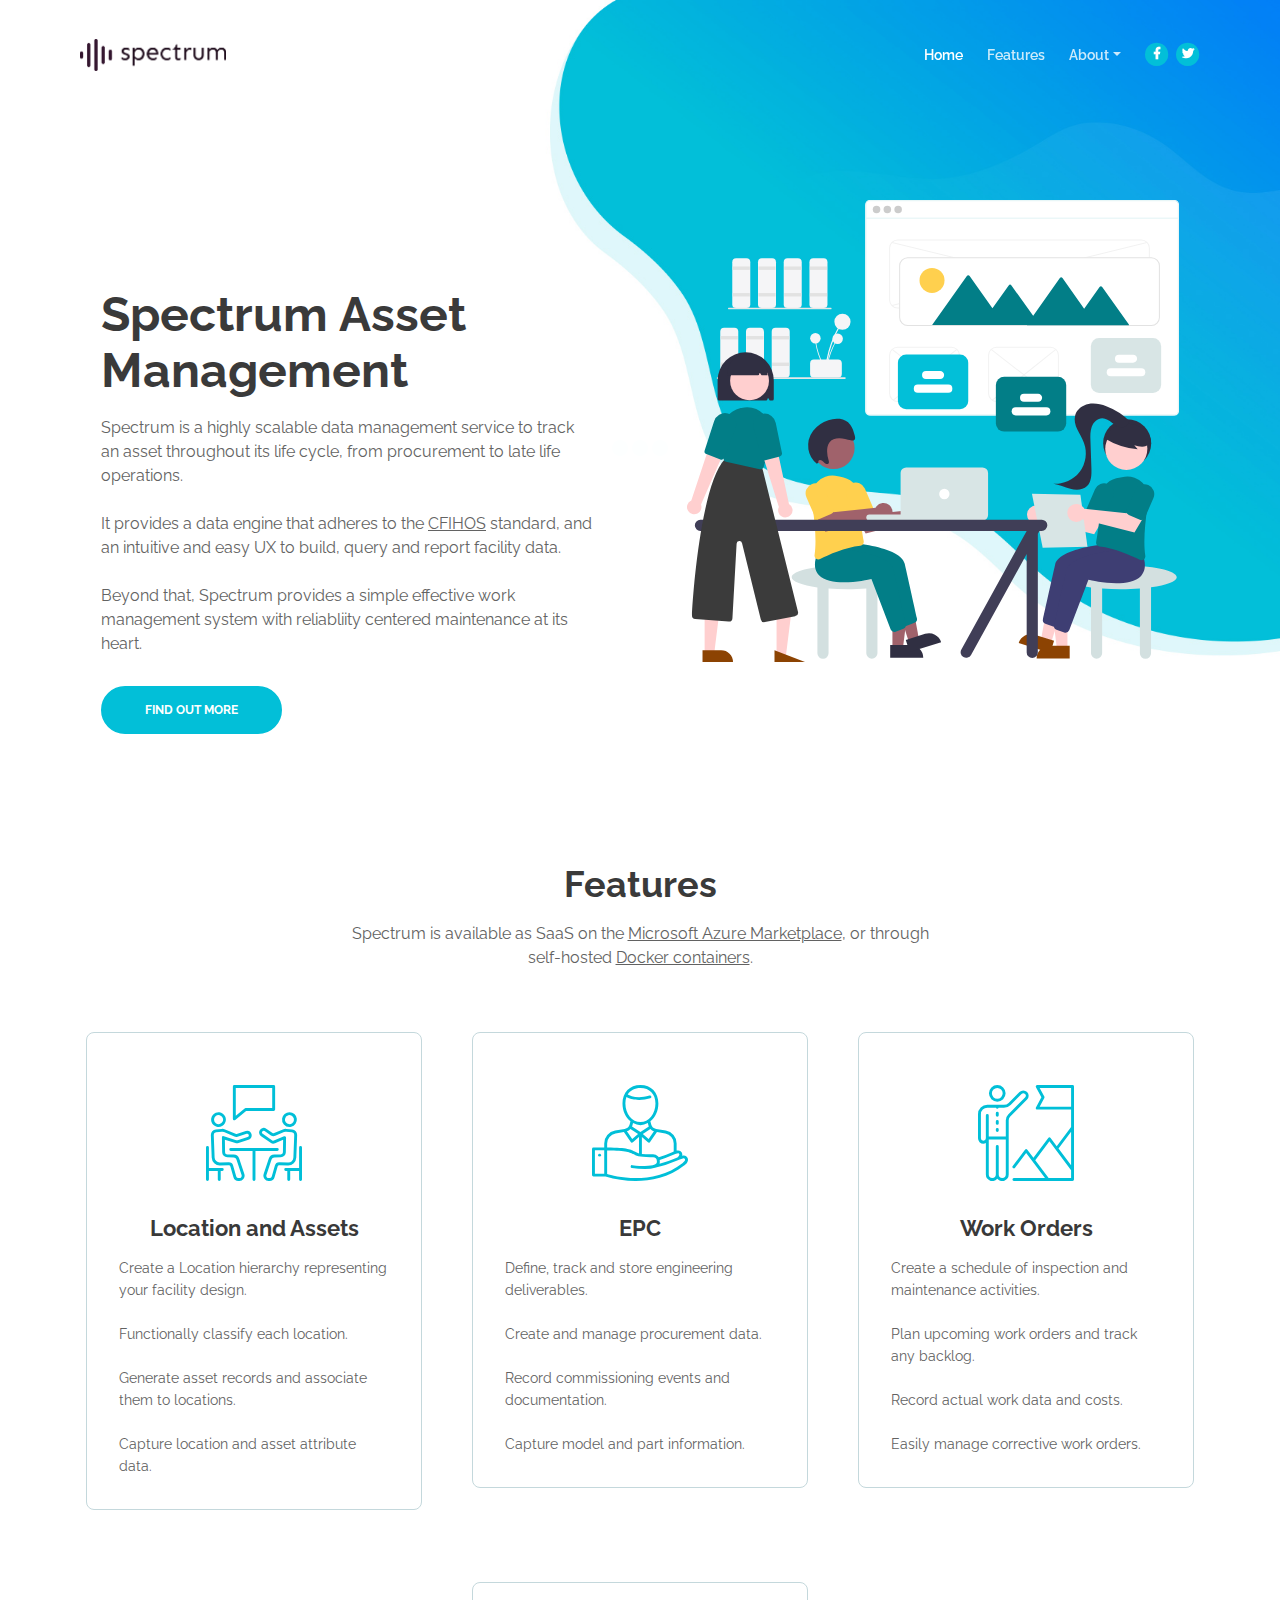
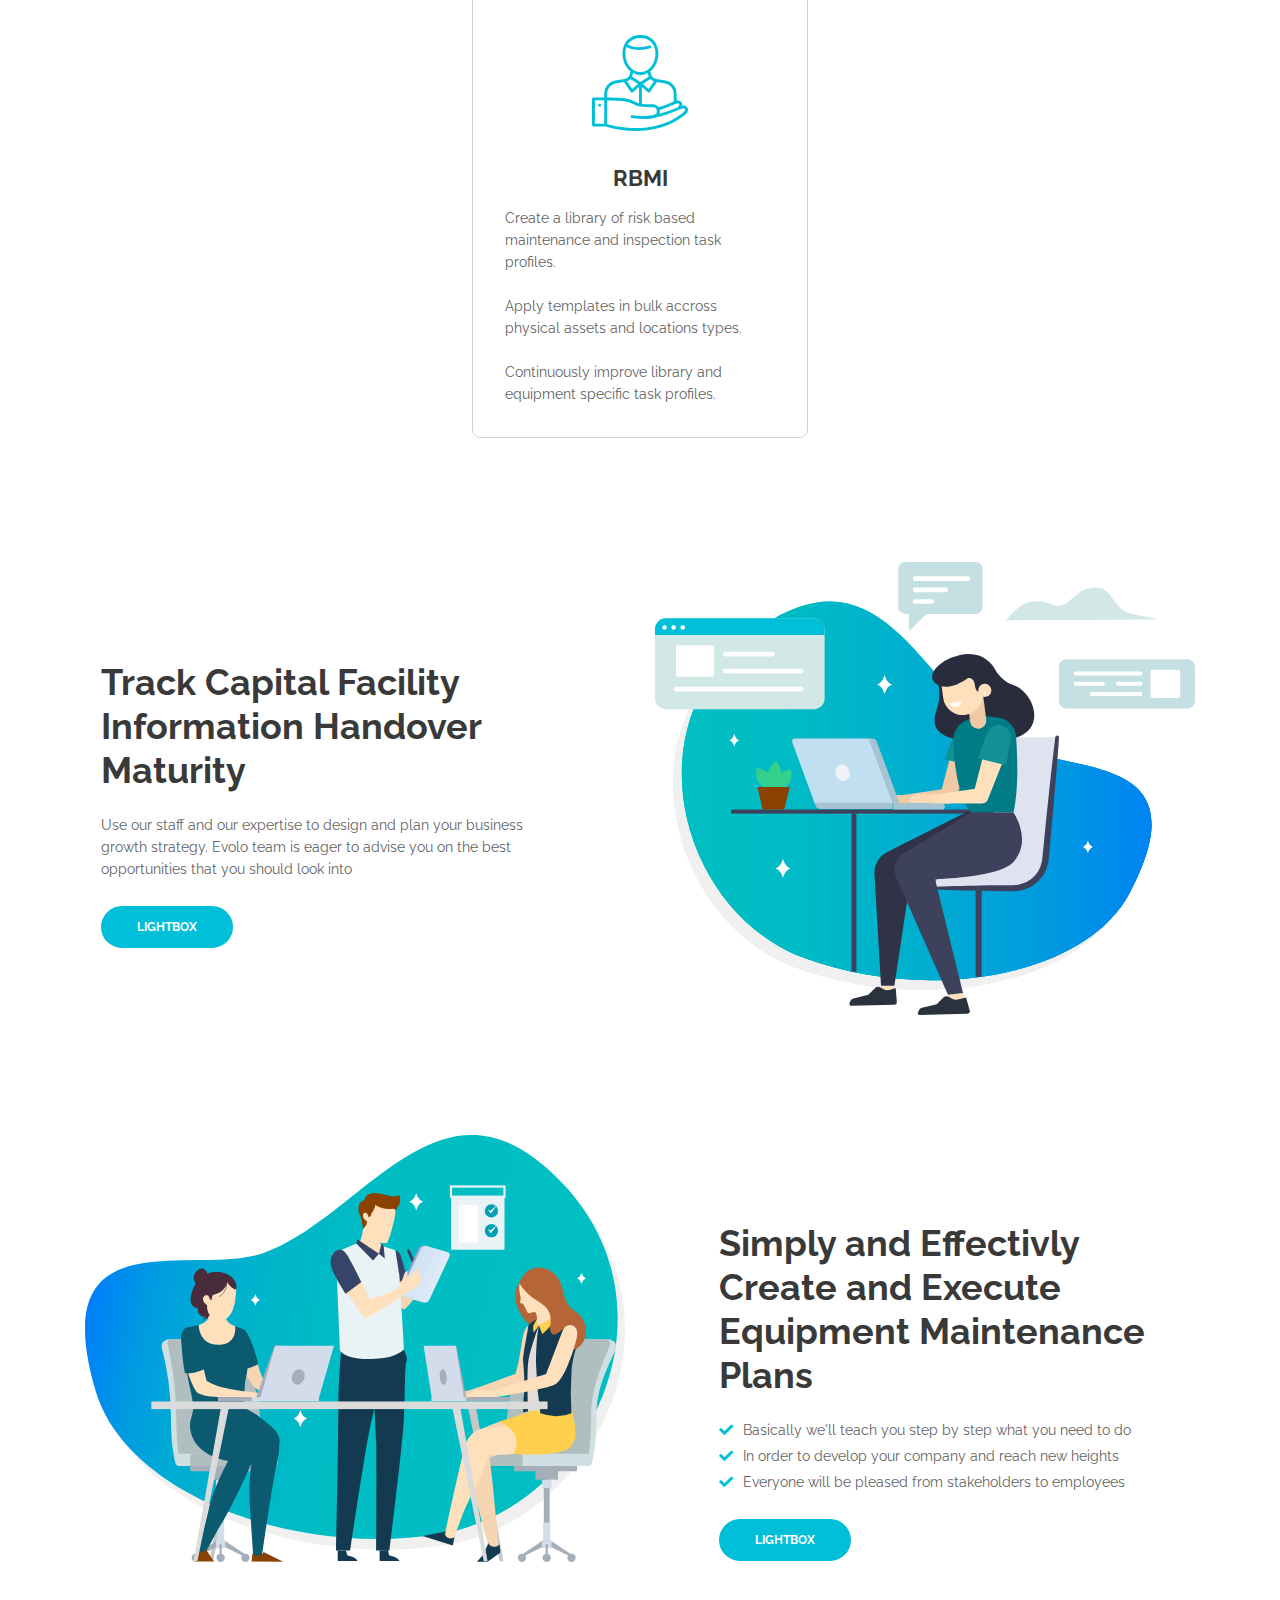
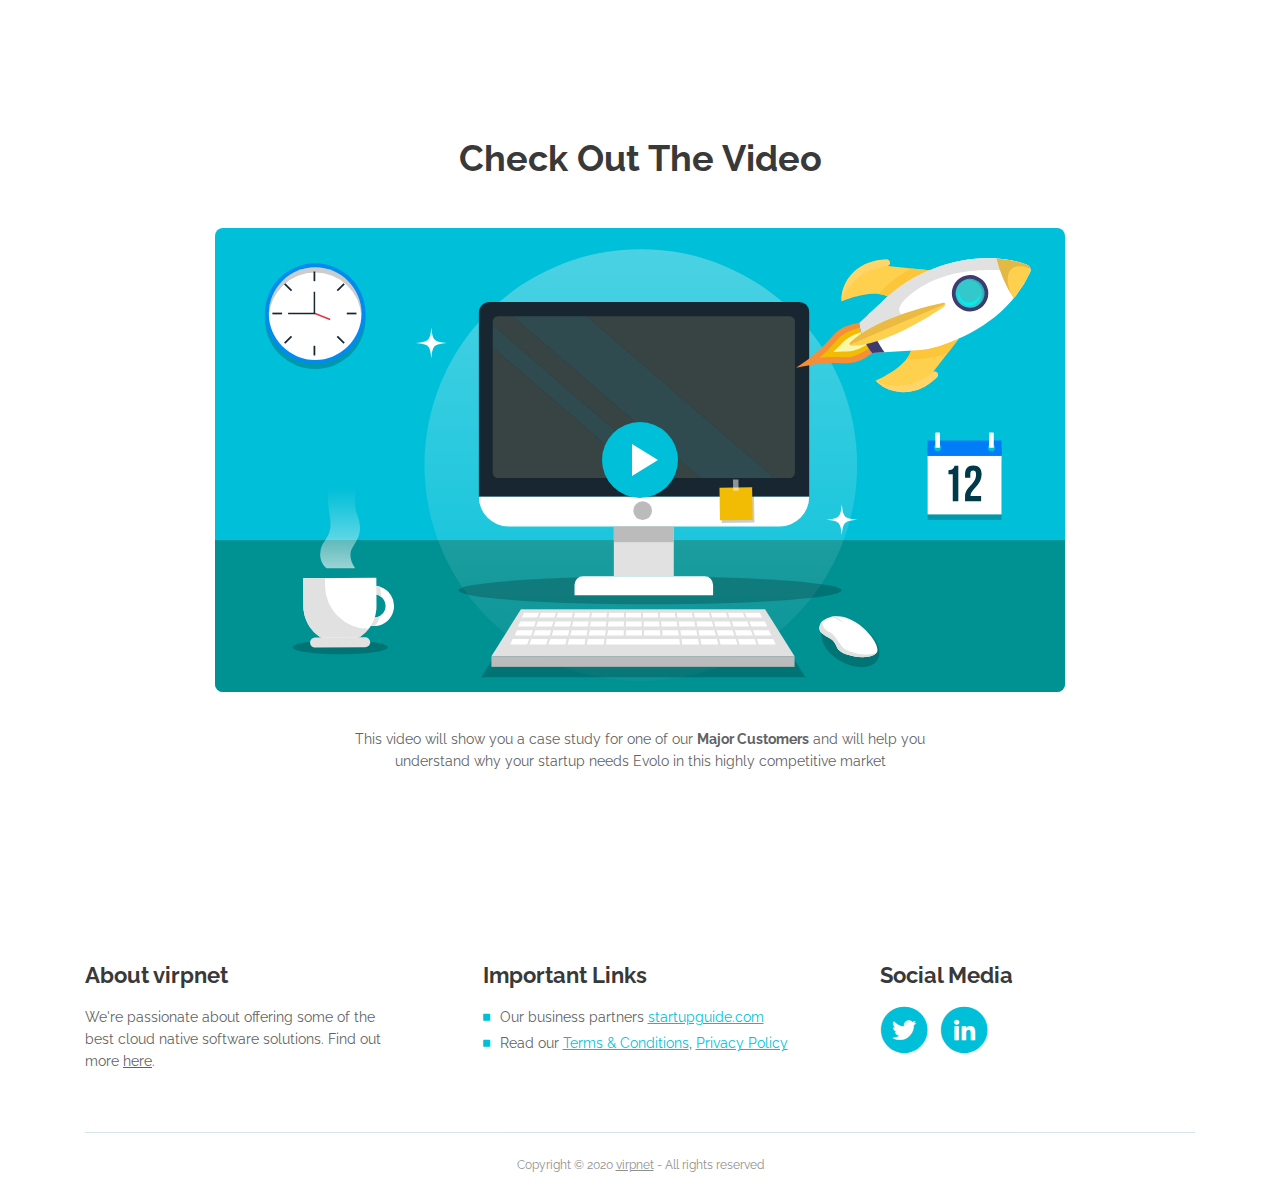
<file: index.html>
<!DOCTYPE html>
<html lang="en">
<head>
    <meta charset="utf-8">
    <meta name="viewport" content="width=device-width, initial-scale=1, shrink-to-fit=no">
    
    <!-- SEO Meta Tags -->
    <meta name="description" content="TODO:">
    <meta name="author" content="virpnet">

    <!-- OG Meta Tags to improve the way the post looks when you share the page on LinkedIn, Facebook, Google+ -->
	<meta property="og:site_name" content="Spectrum by virpnet" /> <!-- website name -->
	<meta property="og:site" content="https://spectrum.virpnet.com" /> <!-- website link -->
	<meta property="og:title" content="Spectrum Asset Management"/> <!-- title shown in the actual shared post -->
	<meta property="og:description" content="TODO:" /> <!-- description shown in the actual shared post -->
	<meta property="og:image" content="TODO:" /> <!-- image link, make sure it's jpg -->
	<meta property="og:url" content="https://spectrum.virpnet.com" /> <!-- where do you want your post to link to -->
	<meta property="og:type" content="article" />

    <!-- Website Title -->
    <title>Spectrum Asset Management (by virpnet)</title>
    
    <!-- Styles -->
    <link href="https://fonts.googleapis.com/css?family=Raleway:400,400i,600,700,700i&amp;subset=latin-ext" rel="stylesheet">
    <link href="css/bootstrap.css" rel="stylesheet">
    <link href="css/fontawesome-all.css" rel="stylesheet">
    <link href="css/swiper.css" rel="stylesheet">
	<link href="css/magnific-popup.css" rel="stylesheet">
	<link href="css/styles.css" rel="stylesheet">
	
	<!-- Favicon  -->
    <link rel="icon" href="images/favicon.ico">
</head>
<body data-spy="scroll" data-target=".fixed-top">
    
    <!-- Preloader -->
	<div class="spinner-wrapper">
        <div class="spinner">
            <div class="bounce1"></div>
            <div class="bounce2"></div>
            <div class="bounce3"></div>
        </div>
    </div>
    <!-- end of preloader -->
    

    <!-- Navigation -->
    <nav class="navbar navbar-expand-lg navbar-dark navbar-custom fixed-top">
        <!-- Text Logo - Use this if you don't have a graphic logo -->
        <!-- <a class="navbar-brand logo-text page-scroll" href="index.html">Evolo</a> -->

        <!-- Image Logo -->
        <a class="navbar-brand logo-image" href="index.html"><img src="images/spectrum-logo.png" alt="alternative"></a>
        
        <!-- Mobile Menu Toggle Button -->
        <button class="navbar-toggler" type="button" data-toggle="collapse" data-target="#navbarsExampleDefault" aria-controls="navbarsExampleDefault" aria-expanded="false" aria-label="Toggle navigation">
            <span class="navbar-toggler-awesome fas fa-bars"></span>
            <span class="navbar-toggler-awesome fas fa-times"></span>
        </button>
        <!-- end of mobile menu toggle button -->

        <div class="collapse navbar-collapse" id="navbarsExampleDefault">
            <ul class="navbar-nav ml-auto">
                <li class="nav-item">
                    <a class="nav-link page-scroll" href="#header">Home <span class="sr-only">(current)</span></a>
                </li>
                <li class="nav-item">
                    <a class="nav-link page-scroll" href="#features">Features</a>
                </li>
                <li class="nav-item" style="display: none;">
                    <a class="nav-link page-scroll" href="#pricing">Pricing</a>
                </li>
                <li class="nav-item" style="display: none;">
                    <a class="nav-link page-scroll" href="#request">Request</a>
                </li>
                <!-- Dropdown Menu -->          
                <li class="nav-item dropdown">
                    <a class="nav-link dropdown-toggle page-scroll" href="#about" id="navbarDropdown" role="button" aria-haspopup="true" aria-expanded="false">About</a>
                    <div class="dropdown-menu" aria-labelledby="navbarDropdown">
                        <a class="dropdown-item" href="terms-conditions.html"><span class="item-text">Terms Conditions</span></a>
                        <div class="dropdown-items-divide-hr"></div>
                        <a class="dropdown-item" href="privacy-policy.html"><span class="item-text">Privacy Policy</span></a>
                    </div>
                </li>
                <!-- end of dropdown menu -->

                <li class="nav-item" style="display: none;">
                    <a class="nav-link page-scroll" href="#contact">Contact</a>
                </li>
            </ul>
            <span class="nav-item social-icons">
                <span class="fa-stack">
                    <a href="#your-link">
                        <i class="fas fa-circle fa-stack-2x facebook"></i>
                        <i class="fab fa-facebook-f fa-stack-1x"></i>
                    </a>
                </span>
                <span class="fa-stack">
                    <a href="#your-link">
                        <i class="fas fa-circle fa-stack-2x twitter"></i>
                        <i class="fab fa-twitter fa-stack-1x"></i>
                    </a>
                </span>
            </span>
        </div>
    </nav> <!-- end of navbar -->
    <!-- end of navigation -->


    <!-- Header -->
    <header id="header" class="header">
        <div class="header-content">
            <div class="container">
                <div class="row">
                    <div class="col-lg-6">
                        <div class="text-container">
                            <h1><span class="black">Spectrum</span> Asset Management</h1>
                            <p class="p-large">Spectrum is a highly scalable data management service to track an asset throughout its life cycle, from procurement to late life operations.
                                <br/> <br/>It provides a data engine that adheres to the <a href="https://cfihos.virpnet.com">CFIHOS</a> standard, and an intuitive and easy UX to build, query and report facility data.
                                <br/><br/>Beyond that, Spectrum provides a simple effective work management system with reliabliity centered maintenance at its heart. 
                            </p>
                            <a class="btn-solid-lg page-scroll" href="#features">FIND OUT MORE</a>
                        </div> <!-- end of text-container -->
                    </div> <!-- end of col -->
                    <div class="col-lg-6">
                        <div class="image-container">
                            <img class="img-fluid" src="images/header-teamwork.svg" alt="alternative">
                        </div> <!-- end of image-container -->
                    </div> <!-- end of col -->
                </div> <!-- end of row -->
            </div> <!-- end of container -->
        </div> <!-- end of header-content -->
    </header> <!-- end of header -->
    <!-- end of header -->


    <!-- Customers -->
    <div class="slider-1" style="display: none;">
        <div class="container">
            <div class="row">
                <div class="col-lg-12">
                    <h5>Trusted By</h5>
                    
                    <!-- Image Slider -->
                    <div class="slider-container">
                        <div class="swiper-container image-slider">
                            <div class="swiper-wrapper">
                                <div class="swiper-slide">
                                    <div class="image-container">
                                        <img class="img-responsive" src="images/customer-logo-1.png" alt="alternative">
                                    </div>
                                </div>
                                <div class="swiper-slide">
                                    <div class="image-container">
                                        <img class="img-responsive" src="images/customer-logo-2.png" alt="alternative">
                                    </div>
                                </div>
                                <div class="swiper-slide">
                                    <div class="image-container">
                                        <img class="img-responsive" src="images/customer-logo-3.png" alt="alternative">
                                    </div>
                                </div>
                                <div class="swiper-slide">
                                    <div class="image-container">
                                        <img class="img-responsive" src="images/customer-logo-4.png" alt="alternative">
                                    </div>
                                </div>
                                <div class="swiper-slide">
                                    <div class="image-container">
                                        <img class="img-responsive" src="images/customer-logo-5.png" alt="alternative">
                                    </div>
                                </div>
                                <div class="swiper-slide">
                                    <div class="image-container">
                                        <img class="img-responsive" src="images/customer-logo-6.png" alt="alternative">
                                    </div>
                                </div>
                            </div> <!-- end of swiper-wrapper -->
                        </div> <!-- end of swiper container -->
                    </div> <!-- end of slider-container -->
                    <!-- end of image slider -->

                </div> <!-- end of col -->
            </div> <!-- end of row -->
        </div> <!-- end of container -->
    </div> <!-- end of slider-1 -->
    <!-- end of customers -->


    <!-- Features -->
    <div id="features" class="cards-1">
        <div class="container">
            <div class="row">
                <div class="col-lg-12">
                    <h2>Features</h2>
                    <p class="p-heading p-large">Spectrum is available as SaaS on the <a href="https://azuremarketplace.microsoft.com/en-us/marketplace/apps?search=spectrum%20asset%20management&page=1" target="azuremarkertplace">Microsoft Azure Marketplace</a>, or through self-hosted <a href="https://hub.docker.com/r/virpnet/spectrum" target="spectrumdocker">Docker containers</a>.</p>
                </div> <!-- end of col -->
            </div> <!-- end of row -->
            <div class="row">
                <div class="col-lg-12">

                    <!-- Card -->
                    <div class="card">
                        <img class="card-image" src="images/services-icon-1.svg" alt="alternative">
                        <div class="card-body">
                            <h4 class="card-title">Location and Assets</h4>
                            <p class="card-text">
                                Create a Location hierarchy representing your facility design.
                                <br/><br/>Functionally classify each location.
                                <br/><br/>Generate asset records and associate them to locations.
                                <br/><br/>Capture location and asset attribute data.
                            </p>
                        </div>
                    </div>
                    <!-- end of card -->

                    <!-- Card -->
                    <div class="card">
                        <img class="card-image" src="images/services-icon-3.svg" alt="alternative">
                        <div class="card-body">
                            <h4 class="card-title">EPC</h4>
                            <p class="card-text">
                                Define, track and store engineering deliverables.
                                <br/><br/>Create and manage procurement data.
                                <br/><br/>Record commissioning events and documentation.
                                <br/><br/>Capture model and part information.
                            </p>
                        </div>
                    </div>
                    <!-- end of card -->

                    <!-- Card -->
                    <div class="card">
                        <img class="card-image" src="images/services-icon-2.svg" alt="alternative">
                        <div class="card-body">
                            <h4 class="card-title">Work Orders</h4>
                            <p class="card-text">
                                Create a schedule of inspection and maintenance activities.
                                <br/><br/>Plan upcoming work orders and track any backlog.
                                <br/><br/>Record actual work data and costs.
                                <br/><br/>Easily manage corrective work orders.
                            </p>
                        </div>
                    </div>
                    <!-- end of card -->

                    <!-- Card -->
                    <div class="card">
                        <img class="card-image" src="images/services-icon-3.svg" alt="alternative">
                        <div class="card-body">
                            <h4 class="card-title">RBMI</h4>
                            <p class="card-text">
                                Create a library of risk based maintenance and inspection task profiles.
                                <br/><br/>Apply templates in bulk accross physical assets and locations types.
                                <br/><br/>Continuously improve library and equipment specific task profiles.
                            </p>
                        </div>
                    </div>
                    <!-- end of card -->

                     
                    
                </div> <!-- end of col -->
            </div> <!-- end of row -->
        </div> <!-- end of container -->
    </div> <!-- end of cards-1 -->
    <!-- end of services -->


    <!-- Details 1 -->
    <div class="basic-1">
        <div class="container">
            <div class="row">
                <div class="col-lg-6">
                    <div class="text-container">
                        <h2>Track Capital Facility Information Handover Maturity</h2>
                        <p>Use our staff and our expertise to design and plan your business growth strategy. Evolo team is eager to advise you on the best opportunities that you should look into</p>
                        <a class="btn-solid-reg popup-with-move-anim" href="#details-lightbox-1">LIGHTBOX</a>
                    </div> <!-- end of text-container -->
                </div> <!-- end of col -->
                <div class="col-lg-6">
                    <div class="image-container">
                        <img class="img-fluid" src="images/details-1-office-worker.svg" alt="alternative">
                    </div> <!-- end of image-container -->
                </div> <!-- end of col -->
            </div> <!-- end of row -->
        </div> <!-- end of container -->
    </div> <!-- end of basic-1 -->
    <!-- end of details 1 -->

    
    <!-- Details 2 -->
    <div class="basic-2">
        <div class="container">
            <div class="row">
                <div class="col-lg-6">
                    <div class="image-container">
                        <img class="img-fluid" src="images/details-2-office-team-work.svg" alt="alternative">
                    </div> <!-- end of image-container -->
                </div> <!-- end of col -->
                <div class="col-lg-6">
                    <div class="text-container">
                        <h2>Simply and Effectivly Create and Execute Equipment Maintenance Plans</h2>
                        <ul class="list-unstyled li-space-lg">
                            <li class="media">
                                <i class="fas fa-check"></i>
                                <div class="media-body">Basically we'll teach you step by step what you need to do</div>
                            </li>
                            <li class="media">
                                <i class="fas fa-check"></i>
                                <div class="media-body">In order to develop your company and reach new heights</div>
                            </li>
                            <li class="media">
                                <i class="fas fa-check"></i>
                                <div class="media-body">Everyone will be pleased from stakeholders to employees</div>
                            </li>
                        </ul>
                        <a class="btn-solid-reg popup-with-move-anim" href="#details-lightbox-2">LIGHTBOX</a>
                    </div> <!-- end of text-container -->
                </div> <!-- end of col -->
            </div> <!-- end of row -->
        </div> <!-- end of container -->
    </div> <!-- end of basic-2 -->
    <!-- end of details 2 -->

    <!-- Details Lightboxes -->
    <!-- Details Lightbox 1 -->
	<div id="details-lightbox-1" class="lightbox-basic zoom-anim-dialog mfp-hide" >
        <div class="container">
            <div class="row">
                <button title="Close (Esc)" type="button" class="mfp-close x-button">×</button>
                <div class="col-lg-8">
                    <div class="image-container">
                        <img class="img-fluid" src="images/details-lightbox-1.svg" alt="alternative">
                    </div> <!-- end of image-container -->
                </div> <!-- end of col -->
                <div class="col-lg-4">
                    <h3>Design And Plan</h3>
                    <hr>
                    <h5>Core feature</h5>
                    <p>The emailing module basically will speed up your email marketing operations while offering more subscriber control.</p>
                    <p>Do you need to build lists for your email campaigns? It just got easier with Evolo.</p>
                    <ul class="list-unstyled li-space-lg">
                        <li class="media">
                            <i class="fas fa-check"></i><div class="media-body">List building framework</div>
                        </li>
                        <li class="media">
                            <i class="fas fa-check"></i><div class="media-body">Easy database browsing</div>
                        </li>
                        <li class="media">
                            <i class="fas fa-check"></i><div class="media-body">User administration</div>
                        </li>
                        <li class="media">
                            <i class="fas fa-check"></i><div class="media-body">Automate user signup</div>
                        </li>
                        <li class="media">
                            <i class="fas fa-check"></i><div class="media-body">Quick formatting tools</div>
                        </li>
                        <li class="media">
                            <i class="fas fa-check"></i><div class="media-body">Fast email checking</div>
                        </li>
                    </ul>
                    <a class="btn-solid-reg mfp-close page-scroll" href="#request">REQUEST</a> <a class="btn-outline-reg mfp-close as-button" href="#screenshots">BACK</a>
                </div> <!-- end of col -->
            </div> <!-- end of row -->
        </div> <!-- end of container -->
    </div> <!-- end of lightbox-basic -->
    <!-- end of details lightbox 1 -->

    <!-- Details Lightbox 2 -->
	<div id="details-lightbox-2" class="lightbox-basic zoom-anim-dialog mfp-hide">
        <div class="container">
            <div class="row">
                <button title="Close (Esc)" type="button" class="mfp-close x-button">×</button>
                <div class="col-lg-8">
                    <div class="image-container">
                        <img class="img-fluid" src="images/details-lightbox-2.svg" alt="alternative">
                    </div> <!-- end of image-container -->
                </div> <!-- end of col -->
                <div class="col-lg-4">
                    <h3>Search To Optimize</h3>
                    <hr>
                    <h5>Core feature</h5>
                    <p>The emailing module basically will speed up your email marketing operations while offering more subscriber control.</p>
                    <p>Do you need to build lists for your email campaigns? It just got easier with Evolo.</p>
                    <ul class="list-unstyled li-space-lg">
                        <li class="media">
                            <i class="fas fa-check"></i><div class="media-body">List building framework</div>
                        </li>
                        <li class="media">
                            <i class="fas fa-check"></i><div class="media-body">Easy database browsing</div>
                        </li>
                        <li class="media">
                            <i class="fas fa-check"></i><div class="media-body">User administration</div>
                        </li>
                        <li class="media">
                            <i class="fas fa-check"></i><div class="media-body">Automate user signup</div>
                        </li>
                        <li class="media">
                            <i class="fas fa-check"></i><div class="media-body">Quick formatting tools</div>
                        </li>
                        <li class="media">
                            <i class="fas fa-check"></i><div class="media-body">Fast email checking</div>
                        </li>
                    </ul>
                    <a class="btn-solid-reg mfp-close page-scroll" href="#request">REQUEST</a> <a class="btn-outline-reg mfp-close as-button" href="#screenshots">BACK</a>
                </div> <!-- end of col -->
            </div> <!-- end of row -->
        </div> <!-- end of container -->
    </div> <!-- end of lightbox-basic -->
    <!-- end of details lightbox 2 -->
    <!-- end of details lightboxes -->


    <!-- Pricing -->
    <div id="pricing" class="cards-2" style="display: none;">
        <div class="container">
            <div class="row">
                <div class="col-lg-12">
                    <h2>Multiple Pricing Options</h2>
                    <p class="p-heading p-large">We've prepared pricing plans for all budgets so you can get started right away. They're great for small companies and large organizations</p>
                </div> <!-- end of col -->
            </div> <!-- end of row -->
            <div class="row">
                <div class="col-lg-12">

                    <!-- Card-->
                    <div class="card">
                        <div class="card-body">
                            <div class="card-title">STARTER</div>
                            <div class="card-subtitle">Just to see what can be achieved</div>
                            <hr class="cell-divide-hr">
                            <div class="price">
                                <span class="currency">$</span><span class="value">199</span>
                                <div class="frequency">monthly</div>
                            </div>
                            <hr class="cell-divide-hr">
                            <ul class="list-unstyled li-space-lg">
                                <li class="media">
                                    <i class="fas fa-check"></i><div class="media-body">Improve Your Email Marketing</div>
                                </li>
                                <li class="media">
                                    <i class="fas fa-check"></i><div class="media-body">User And Admin Rights Control</div>
                                </li>
                                <li class="media">
                                    <i class="fas fa-times"></i><div class="media-body">List Building And Cleaning</div>
                                </li>
                                <li class="media">
                                    <i class="fas fa-times"></i><div class="media-body">Collected Data Management</div>
                                </li>
                                <li class="media">
                                    <i class="fas fa-times"></i><div class="media-body">More Planning And Evaluation</div>
                                </li>
                            </ul>
                            <div class="button-wrapper">
                                <a class="btn-solid-reg page-scroll" href="#request">REQUEST</a>
                            </div>
                        </div>
                    </div> <!-- end of card -->
                    <!-- end of card -->

                    <!-- Card-->
                    <div class="card">
                        <div class="card-body">
                            <div class="card-title">MEDIUM</div>
                            <div class="card-subtitle">Very appropriate for the short term</div>
                            <hr class="cell-divide-hr">
                            <div class="price">
                                <span class="currency">$</span><span class="value">299</span>
                                <div class="frequency">monthly</div>
                            </div>
                            <hr class="cell-divide-hr">
                            <ul class="list-unstyled li-space-lg">
                                <li class="media">
                                    <i class="fas fa-check"></i><div class="media-body">Improve Your Email Marketing</div>
                                </li>
                                <li class="media">
                                    <i class="fas fa-check"></i><div class="media-body">User And Admin Rights Control</div>
                                </li>
                                <li class="media">
                                    <i class="fas fa-check"></i><div class="media-body">List Building And Cleaning</div>
                                </li>
                                <li class="media">
                                    <i class="fas fa-check"></i><div class="media-body">Collected Data Management</div>
                                </li>
                                <li class="media">
                                    <i class="fas fa-times"></i><div class="media-body">More Planning And Evaluation</div>
                                </li>
                            </ul>
                            <div class="button-wrapper">
                                <a class="btn-solid-reg page-scroll" href="#request">REQUEST</a>
                            </div>
                        </div>
                    </div> <!-- end of card -->
                    <!-- end of card -->

                    <!-- Card-->
                    <div class="card">
                        <div class="label">
                            <p class="best-value">Best Value</p>
                        </div>
                        <div class="card-body">
                            <div class="card-title">COMPLETE</div>
                            <div class="card-subtitle">Must have for large companies</div>
                            <hr class="cell-divide-hr">
                            <div class="price">
                                <span class="currency">$</span><span class="value">399</span>
                                <div class="frequency">monthly</div>
                            </div>
                            <hr class="cell-divide-hr">
                            <ul class="list-unstyled li-space-lg">
                                <li class="media">
                                    <i class="fas fa-check"></i><div class="media-body">Improve Your Email Marketing</div>
                                </li>
                                <li class="media">
                                    <i class="fas fa-check"></i><div class="media-body">User And Admin Rights Control</div>
                                </li>
                                <li class="media">
                                    <i class="fas fa-check"></i><div class="media-body">List Building And Cleaning</div>
                                </li>
                                <li class="media">
                                    <i class="fas fa-check"></i><div class="media-body">Collected Data Management</div>
                                </li>
                                <li class="media">
                                    <i class="fas fa-check"></i><div class="media-body">More Planning And Evaluation</div>
                                </li>
                            </ul>
                            <div class="button-wrapper">
                                <a class="btn-solid-reg page-scroll" href="#request">REQUEST</a>
                            </div>
                        </div>
                    </div> <!-- end of card -->
                    <!-- end of card -->

                </div> <!-- end of col -->
            </div> <!-- end of row -->
        </div> <!-- end of container -->
    </div> <!-- end of cards-2 -->
    <!-- end of pricing -->


    <!-- Request -->
    <div id="request" class="form-1" style="display: none;">
        <div class="container">
            <div class="row">
                <div class="col-lg-6">
                    <div class="text-container">
                        <h2>Fill The Following Form To Request More Information</h2>
                        <p>Spectrum is one of the easiest Asset Management apps on the market. Discover what it can do for your business organization right away.</p>
                        <ul class="list-unstyled li-space-lg">
                            <li class="media">
                                <i class="fas fa-check"></i>
                                <div class="media-body"><strong class="blue">Automate your marketing</strong> activities and get results today</div>
                            </li>
                            <li class="media">
                                <i class="fas fa-check"></i>
                                <div class="media-body"><strong class="blue">Interact with all your</strong> targeted customers at a personal level</div>
                            </li>
                            <li class="media">
                                <i class="fas fa-check"></i>
                                <div class="media-body"><strong class="blue">Convince them to buy</strong> your company's awesome products</div>
                            </li>
                            <li class="media">
                                <i class="fas fa-check"></i>
                                <div class="media-body"><strong class="blue">Save precious time</strong> and invest it where you need it the most</div>
                            </li>
                        </ul>
                    </div> <!-- end of text-container -->
                </div> <!-- end of col -->
                <div class="col-lg-6">

                    <!-- Request Form -->
                    <div class="form-container">
                        <form id="requestForm">
                            <div class="form-group">
                                <input type="text" class="form-control-input" id="rname" name="rname" required>
                                <label class="label-control" for="rname">Full name</label>
                                <div class="help-block with-errors"></div>
                            </div>
                            <div class="form-group">
                                <input type="email" class="form-control-input" id="remail" name="remail" required>
                                <label class="label-control" for="remail">Email</label>
                                <div class="help-block with-errors"></div>
                            </div>
                            <div class="form-group">
                                <input type="text" class="form-control-input" id="rphone" name="rphone" required>
                                <label class="label-control" for="rphone">Phone</label>
                                <div class="help-block with-errors"></div>
                            </div>
                            <div class="form-group">
                                <select class="form-control-select" id="rselect" required>
                                    <option class="select-option" value="" disabled selected>Interested in...</option>
                                    <option class="select-option" value="Personal Loan">Starter</option>
                                    <option class="select-option" value="Car Loan">Medium</option>
                                    <option class="select-option" value="House Loan">Complete</option>
                                </select>
                                <div class="help-block with-errors"></div>
                            </div>
                            <div class="form-group checkbox">
                                <input type="checkbox" id="rterms" value="Agreed-to-Terms" name="rterms" required>I agree with virpnet's stated <a href="privacy-policy.html">Privacy Policy</a> and <a href="terms-conditions.html">Terms & Conditions</a>
                                <div class="help-block with-errors"></div>
                            </div>
                            <div class="form-group">
                                <button type="submit" class="form-control-submit-button">REQUEST</button>
                            </div>
                            <div class="form-message">
                                <div id="rmsgSubmit" class="h3 text-center hidden"></div>
                            </div>
                        </form>
                    </div> <!-- end of form-container -->
                    <!-- end of request form -->

                </div> <!-- end of col -->
            </div> <!-- end of row -->
        </div> <!-- end of container -->
    </div> <!-- end of form-1 -->
    <!-- end of request -->


    <!-- Video -->
    <div class="basic-3">
        <div class="container">
            <div class="row">
                <div class="col-lg-12">
                    <h2>Check Out The Video</h2>
                </div> <!-- end of col -->
            </div> <!-- end of row -->
            <div class="row">
                <div class="col-lg-12">
                    
                    <!-- Video Preview -->
                    <div class="image-container">
                        <div class="video-wrapper">
                            <a class="popup-youtube" href="https://www.youtube.com/watch?v=fLCjQJCekTs" data-effect="fadeIn">
                                <img class="img-fluid" src="images/video-frame.svg" alt="alternative">
                                <span class="video-play-button">
                                    <span></span>
                                </span>
                            </a>
                        </div> <!-- end of video-wrapper -->
                    </div> <!-- end of image-container -->
                    <!-- end of video preview -->

                    <p>This video will show you a case study for one of our <strong>Major Customers</strong> and will help you understand why your startup needs Evolo in this highly competitive market</p>
                </div> <!-- end of col -->
            </div> <!-- end of row -->
        </div> <!-- end of container -->
    </div> <!-- end of basic-3 -->
    <!-- end of video -->


    <!-- Testimonials -->
    <div class="slider-2" style="display: none;">
        <div class="container">
            <div class="row">
                <div class="col-lg-6">
                    <div class="image-container">
                        <img class="img-fluid" src="images/testimonials-2-men-talking.svg" alt="alternative">
                    </div> <!-- end of image-container -->
                </div> <!-- end of col -->
                <div class="col-lg-6">
                    <h2>Testimonials</h2>

                    <!-- Card Slider -->
                    <div class="slider-container">
                        <div class="swiper-container card-slider">
                            <div class="swiper-wrapper">
                                
                                <!-- Slide -->
                                <div class="swiper-slide">
                                    <div class="card">
                                        <img class="card-image" src="images/testimonial-1.svg" alt="alternative">
                                        <div class="card-body">
                                            <p class="testimonial-text">I just finished my trial period and was so amazed with the support and results that I purchased Evolo right away at the special price.</p>
                                            <p class="testimonial-author">Jude Thorn - Designer</p>
                                        </div>
                                    </div>
                                </div> <!-- end of swiper-slide -->
                                <!-- end of slide -->
        
                                <!-- Slide -->
                                <div class="swiper-slide">
                                    <div class="card">
                                        <img class="card-image" src="images/testimonial-2.svg" alt="alternative">
                                        <div class="card-body">
                                            <p class="testimonial-text">Evolo has always helped or startup to position itself in the highly competitive market of mobile applications. You will not regret using it!</p>
                                            <p class="testimonial-author">Marsha Singer - Developer</p>
                                        </div>
                                    </div>        
                                </div> <!-- end of swiper-slide -->
                                <!-- end of slide -->
        
                                <!-- Slide -->
                                <div class="swiper-slide">
                                    <div class="card">
                                        <img class="card-image" src="images/testimonial-3.svg" alt="alternative">
                                        <div class="card-body">
                                            <p class="testimonial-text">Love their services and was so amazed with the support and results that I purchased Evolo for two years in a row. They are awesome.</p>
                                            <p class="testimonial-author">Roy Smith - Marketer</p>
                                        </div>
                                    </div>        
                                </div> <!-- end of swiper-slide -->
                                <!-- end of slide -->
                               
                            </div> <!-- end of swiper-wrapper -->
        
                            <!-- Add Arrows -->
                            <div class="swiper-button-next"></div>
                            <div class="swiper-button-prev"></div>
                            <!-- end of add arrows -->
        
                        </div> <!-- end of swiper-container -->
                    </div> <!-- end of slider-container -->
                    <!-- end of card slider -->

                </div> <!-- end of col -->
            </div> <!-- end of row -->
        </div> <!-- end of container -->
    </div> <!-- end of slider-2 -->
    <!-- end of testimonials -->


    <!-- About -->
    <div id="about" class="basic-4" style="display: none;">
        <div class="container">
            <div class="row">
                <div class="col-lg-12">
                    <h2>About The Team</h2>
                    <p class="p-heading p-large">Meat our team of specialized marketers and business developers which will help you research new products and launch them in new emerging markets</p>
                </div> <!-- end of col -->
            </div> <!-- end of row -->
            <div class="row">
                <div class="col-lg-12">
                    
                    <!-- Team Member -->
                    <div class="team-member">
                        <div class="image-wrapper">
                            <img class="img-fluid" src="images/team-member-1.svg" alt="alternative">
                        </div> <!-- end of image-wrapper -->
                        <p class="p-large"><strong>Lacy Whitelong</strong></p>
                        <p class="job-title">Business Developer</p>
                        <span class="social-icons">
                            <span class="fa-stack">
                                <a href="#your-link">
                                    <i class="fas fa-circle fa-stack-2x facebook"></i>
                                    <i class="fab fa-facebook-f fa-stack-1x"></i>
                                </a>
                            </span>
                            <span class="fa-stack">
                                <a href="#your-link">
                                    <i class="fas fa-circle fa-stack-2x twitter"></i>
                                    <i class="fab fa-twitter fa-stack-1x"></i>
                                </a>
                            </span>
                        </span> <!-- end of social-icons -->
                    </div> <!-- end of team-member -->
                    <!-- end of team member -->

                    <!-- Team Member -->
                    <div class="team-member">
                        <div class="image-wrapper">
                            <img class="img-fluid" src="images/team-member-2.svg" alt="alternative">
                        </div> <!-- end of image wrapper -->
                        <p class="p-large"><strong>Chris Brown</strong></p>
                        <p class="job-title">Online Marketer</p>
                        <span class="social-icons">
                            <span class="fa-stack">
                                <a href="#your-link">
                                    <i class="fas fa-circle fa-stack-2x facebook"></i>
                                    <i class="fab fa-facebook-f fa-stack-1x"></i>
                                </a>
                            </span>
                            <span class="fa-stack">
                                <a href="#your-link">
                                    <i class="fas fa-circle fa-stack-2x twitter"></i>
                                    <i class="fab fa-twitter fa-stack-1x"></i>
                                </a>
                            </span>
                        </span> <!-- end of social-icons -->
                    </div> <!-- end of team-member -->
                    <!-- end of team member -->

                    <!-- Team Member -->
                    <div class="team-member">
                        <div class="image-wrapper">
                            <img class="img-fluid" src="images/team-member-3.svg" alt="alternative">
                        </div> <!-- end of image wrapper -->
                        <p class="p-large"><strong>Sheila Zimerman</strong></p>
                        <p class="job-title">Software Engineer</p>
                        <span class="social-icons">
                            <span class="fa-stack">
                                <a href="#your-link">
                                    <i class="fas fa-circle fa-stack-2x facebook"></i>
                                    <i class="fab fa-facebook-f fa-stack-1x"></i>
                                </a>
                            </span>
                            <span class="fa-stack">
                                <a href="#your-link">
                                    <i class="fas fa-circle fa-stack-2x twitter"></i>
                                    <i class="fab fa-twitter fa-stack-1x"></i>
                                </a>
                            </span>
                        </span> <!-- end of social-icons -->
                    </div> <!-- end of team-member -->
                    <!-- end of team member -->

                    <!-- Team Member -->
                    <div class="team-member">
                        <div class="image-wrapper">
                            <img class="img-fluid" src="images/team-member-4.svg" alt="alternative">
                        </div> <!-- end of image wrapper -->
                        <p class="p-large"><strong>Mary Villalonga</strong></p>
                        <p class="job-title">Product Manager</p>
                        <span class="social-icons">
                            <span class="fa-stack">
                                <a href="#your-link">
                                    <i class="fas fa-circle fa-stack-2x facebook"></i>
                                    <i class="fab fa-facebook-f fa-stack-1x"></i>
                                </a>
                            </span>
                            <span class="fa-stack">
                                <a href="#your-link">
                                    <i class="fas fa-circle fa-stack-2x twitter"></i>
                                    <i class="fab fa-twitter fa-stack-1x"></i>
                                </a>
                            </span>
                        </span> <!-- end of social-icons -->
                    </div> <!-- end of team-member -->
                    <!-- end of team member -->

                </div> <!-- end of col -->
            </div> <!-- end of row -->
        </div> <!-- end of container -->
    </div> <!-- end of basic-4 -->
    <!-- end of about -->


    <!-- Contact -->
    <div id="contact" class="form-2" style="display: none;">
        <div class="container">
            <div class="row">
                <div class="col-lg-12">
                    <h2>Contact Information</h2>
                    <ul class="list-unstyled li-space-lg">
                        <li class="address">Don't hesitate to send us an email or contact form message:</li>
                        <!-- <li><i class="fas fa-map-marker-alt"></i>22 Innovative Area, San Francisco, CA 94043, US</li>
                        <li><i class="fas fa-phone"></i><a class="turquoise" href="tel:003024630820">+81 720 2212</a></li> -->
                        <li><i class="fas fa-envelope"></i><a class="turquoise" href="mailto:contact@virpnet.com">contact@virpnet.com</a></li>
                    </ul>
                </div> <!-- end of col -->
            </div> <!-- end of row -->
            <div class="row">
                <!-- <div class="col-lg-6">
                    <div class="map-responsive">
                        <iframe src="https://www.google.com/maps/embed?pb=!1m18!1m12!1m3!1d100939.98555098464!2d-122.507640204439!3d37.757814996609724!2m3!1f0!2f0!3f0!3m2!1i1024!2i768!4f13.1!3m3!1m2!1s0x80859a6d00690021%3A0x4a501367f076adff!2sSan+Francisco%2C+CA%2C+USA!5e0!3m2!1sen!2sro!4v1498231462606" allowfullscreen></iframe>
                    </div>
                </div> -->
                <!-- end of col -->
                <div class="col-lg-12">
                    <!-- Contact Form -->
                    <form id="contactForm">
                        <div class="form-group">
                            <input type="text" class="form-control-input" id="cname" required>
                            <label class="label-control" for="cname">Name</label>
                            <div class="help-block with-errors"></div>
                        </div>
                        <div class="form-group">
                            <input type="email" class="form-control-input" id="cemail" required>
                            <label class="label-control" for="cemail">Email</label>
                            <div class="help-block with-errors"></div>
                        </div>
                        <div class="form-group">
                            <textarea class="form-control-textarea" id="cmessage" required></textarea>
                            <label class="label-control" for="cmessage">Your message</label>
                            <div class="help-block with-errors"></div>
                        </div>
                        <div class="form-group checkbox">
                            <input type="checkbox" id="cterms" value="Agreed-to-Terms" required>I have read and agree with virpnet's stated <a href="privacy-policy.html">Privacy Policy</a> and <a href="terms-conditions.html">Terms Conditions</a> 
                            <div class="help-block with-errors"></div>
                        </div>
                        <div class="form-group">
                            <button type="submit" class="form-control-submit-button">SUBMIT MESSAGE</button>
                        </div>
                        <div class="form-message">
                            <div id="cmsgSubmit" class="h3 text-center hidden"></div>
                        </div>
                    </form>
                    <!-- end of contact form -->

                </div> <!-- end of col -->
            </div> <!-- end of row -->
        </div> <!-- end of container -->
    </div> <!-- end of form-2 -->
    <!-- end of contact -->


    <!-- Footer -->
    <div class="footer">
        <div class="container">
            <div class="row">
                <div class="col-md-4">
                    <div class="footer-col">
                        <h4>About virpnet</h4>
                        <p>We're passionate about offering some of the best cloud native software solutions. Find out more <a href="https://www.virpnet.com">here</a>.</p>
                    </div>
                </div> <!-- end of col -->
                <div class="col-md-4">
                    <div class="footer-col middle">
                        <h4>Important Links</h4>
                        <ul class="list-unstyled li-space-lg">
                            <li class="media">
                                <i class="fas fa-square"></i>
                                <div class="media-body">Our business partners <a class="turquoise" href="#your-link">startupguide.com</a></div>
                            </li>
                            <li class="media">
                                <i class="fas fa-square"></i>
                                <div class="media-body">Read our <a class="turquoise" href="terms-conditions.html">Terms & Conditions</a>, <a class="turquoise" href="privacy-policy.html">Privacy Policy</a></div>
                            </li>
                        </ul>
                    </div>
                </div> <!-- end of col -->
                <div class="col-md-4">
                    <div class="footer-col last">
                        <h4>Social Media</h4>
                        <!-- <span class="fa-stack">
                            <a href="#your-link">
                                <i class="fas fa-circle fa-stack-2x"></i>
                                <i class="fab fa-facebook-f fa-stack-1x"></i>
                            </a>
                        </span> -->
                        <span class="fa-stack">
                            <a href="http://twitter.com/virpnet" target="twitter"> 
                                <i class="fas fa-circle fa-stack-2x"></i>
                                <i class="fab fa-twitter fa-stack-1x"></i>
                            </a>
                        </span>
                        <!-- <span class="fa-stack">
                            <a href="#your-link">
                                <i class="fas fa-circle fa-stack-2x"></i>
                                <i class="fab fa-google-plus-g fa-stack-1x"></i>
                            </a>
                        </span> -->
                        <!-- <span class="fa-stack">
                            <a href="#your-link">
                                <i class="fas fa-circle fa-stack-2x"></i>
                                <i class="fab fa-instagram fa-stack-1x"></i>
                            </a>
                        </span> -->
                        <span class="fa-stack">
                            <a href="http://linkedin.com/company/virpnet/" target="linkedin">
                                <i class="fas fa-circle fa-stack-2x"></i>
                                <i class="fab fa-linkedin-in fa-stack-1x"></i>
                            </a>
                        </span>
                    </div> 
                </div> <!-- end of col -->
            </div> <!-- end of row -->
        </div> <!-- end of container -->
    </div> <!-- end of footer -->  
    <!-- end of footer -->


    <!-- Copyright -->
    <div class="copyright">
        <div class="container">
            <div class="row">
                <div class="col-lg-12">
                    <p class="p-small">Copyright © 2020 <a href="https://www.virpnet.com">virpnet</a> - All rights reserved</p>
                </div> <!-- end of col -->
            </div> <!-- enf of row -->
        </div> <!-- end of container -->
    </div> <!-- end of copyright --> 
    <!-- end of copyright -->
    
    	
    <!-- Scripts -->
    <script src="js/jquery.min.js"></script> <!-- jQuery for Bootstrap's JavaScript plugins -->
    <script src="js/popper.min.js"></script> <!-- Popper tooltip library for Bootstrap -->
    <script src="js/bootstrap.min.js"></script> <!-- Bootstrap framework -->
    <script src="js/jquery.easing.min.js"></script> <!-- jQuery Easing for smooth scrolling between anchors -->
    <script src="js/swiper.min.js"></script> <!-- Swiper for image and text sliders -->
    <script src="js/jquery.magnific-popup.js"></script> <!-- Magnific Popup for lightboxes -->
    <!-- <script src="js/validator.min.js"></script> -->
     <!-- Validator.js - Bootstrap plugin that validates forms -->
    <script src="js/scripts.js"></script> <!-- Custom scripts -->
   
   <script type="text/javascript">
        (function(w,d){
          w.HelpCrunch=function(){w.HelpCrunch.q.push(arguments)};w.HelpCrunch.q=[];
          function r(){var s=document.createElement('script');s.async=1;s.type='text/javascript';s.src='https://widget.helpcrunch.com/';(d.body||d.head).appendChild(s);}
          if(w.attachEvent){w.attachEvent('onload',r)}else{w.addEventListener('load',r,false)}
        })(window, document)
        </script>
        
        <script type="text/javascript">
          HelpCrunch('init', 'virpnet', {
            applicationId: 1,
            applicationSecret: 'F0WKiP4c/cy1gfsrObuzTh9hx0uoiPnGEhCJflWcr0ipfJG3mHn9dzFtUJ1AuDWO400v1qEgSnFnOQq1INdIYQ=='
          });
        
          HelpCrunch('showChatWidget');
        </script>
</body>
</html>
</file>
<file: css/styles.css>
/* Template: Evolo - StartUp HTML Landing Page Template
   Author: Inovatik
   Created: June 2019
   Description: Master CSS file
*/

/*****************************************
Table Of Contents:

01. General Styles
02. Preloader
03. Navigation
04. Header
05. Customers
06. Services
07. Details 1
08. Details 2
09. Details Lightboxes
10. Pricing
11. Request
12. Video
13. Testimonials
14. About
15. Contact
16. Footer
17. Copyright
18. Back To Top Button
19. Extra Pages
20. Media Queries
******************************************/

/*****************************************
Colors:
- Backgrounds - turquoise #00bfd8
- Backgrounds - blue #0079f9
- Backgrounds - light gray #f7fcfd
- Buttons, bullets, icons, links - turquoise #00bfd8
- Cards border, inputs border - light gray #c4d8dc
- Text headers, navbar links - black #393939
- Text body - black #626262
******************************************/


/******************************/
/*     01. General Styles     */
/******************************/
body,
html {
    width: 100%;
	height: 100%;
}

body, p {
	color: #626262; 
	font: 400 0.875rem/1.375rem "Raleway", sans-serif;
}

.p-large {
	font: 400 1rem/1.5rem "Raleway", sans-serif;
}

.p-small {
	font: 400 0.75rem/1.25rem "Raleway", sans-serif;
}

.p-heading {
	margin-bottom: 3.875rem;
}

.li-space-lg li {
	margin-bottom: 0.25rem;
}

.indent {
	padding-left: 1.25rem;
}

h1 {
	color: #393939;
	font: 700 3rem/3.5rem "Raleway", sans-serif;
}

h2 {
	color: #393939;
	font: 700 2.25rem/2.75rem "Raleway", sans-serif;
}

h3 {
	color: #393939;
	font: 700 1.75rem/2rem "Raleway", sans-serif;
}

h4 {
	color: #393939;
	font: 700 1.375rem/1.875rem "Raleway", sans-serif;
}

h5 {
	color: #393939;
	font: 700 1.125rem/1.625rem "Raleway", sans-serif;
}

h6 {
	color: #393939;
	font: 700 1rem/1.5rem "Raleway", sans-serif;
}

a {
	color: #626262;
	text-decoration: underline;
}

a:hover {
	color: #626262;
	text-decoration: underline;
}

a.turquoise {
	color: #00bfd8;
}

a.white {
	color: #fff;
}

.testimonial-text {
	font: italic 400 1rem/1.5rem "Raleway", sans-serif;
}

.testimonial-author {
	font: 700 1rem/1.5rem "Raleway", sans-serif;
}

.turquoise {
	color: #00bfd8;
}

.btn-solid-reg {
	display: inline-block;
	padding: 1.1875rem 2.125rem 1.1875rem 2.125rem;
	border: 0.125rem solid #00bfd8;
	border-radius: 2rem;
	background-color: #00bfd8;
	color: #fff;
	font: 700 0.75rem/0 "Raleway", sans-serif;
	text-decoration: none;
	transition: all 0.2s;
}

.btn-solid-reg:hover {
	background-color: transparent;
	color: #00bfd8;
	text-decoration: none;
}

.btn-solid-lg {
	display: inline-block;
	padding: 1.375rem 2.625rem 1.375rem 2.625rem;
	border: 0.125rem solid #00bfd8;
	border-radius: 2rem;
	background-color: #00bfd8;
	color: #fff;
	font: 700 0.75rem/0 "Raleway", sans-serif;
	text-decoration: none;
	transition: all 0.2s;
}

.btn-solid-lg:hover {
	background-color: transparent;
	color: #00bfd8;
	text-decoration: none;
}

.btn-outline-reg {
	display: inline-block;
	padding: 1.1875rem 2.125rem 1.1875rem 2.125rem;
	border: 0.125rem solid #00bfd8;
	border-radius: 2rem;
	background-color: transparent;
	color: #00bfd8;
	font: 700 0.75rem/0 "Raleway", sans-serif;
	text-decoration: none;
	transition: all 0.2s;
}

.btn-outline-reg:hover {
	background-color: #00bfd8;
	color: #fff;
	text-decoration: none;
}

.btn-outline-lg {
	display: inline-block;
	padding: 1.375rem 2.625rem 1.375rem 2.625rem;
	border: 0.125rem solid #00bfd8;
	border-radius: 2rem;
	background-color: transparent;
	color: #00bfd8;
	font: 700 0.75rem/0 "Raleway", sans-serif;
	text-decoration: none;
	transition: all 0.2s;
}

.btn-outline-lg:hover {
	background-color: #00bfd8;
	color: #fff;
	text-decoration: none;
}

.btn-outline-sm {
	display: inline-block;
	padding: 1rem 1.625rem 0.875rem 1.625rem;
	border: 0.125rem solid #00bfd8;
	border-radius: 2rem;
	background-color: transparent;
	color: #00bfd8;
	font: 700 0.625rem/0 "Raleway", sans-serif;
	text-decoration: none;
	transition: all 0.2s;
}

.btn-outline-sm:hover {
	background-color: #00bfd8;
	color: #fff;
	text-decoration: none;
}

.form-group {
	position: relative;
	margin-bottom: 1.25rem;
}

.form-group.has-error.has-danger {
	margin-bottom: 0.625rem;
}

.form-group.has-error.has-danger .help-block.with-errors ul {
	margin-top: 0.375rem;
}

.label-control {
	position: absolute;
	top: 0.87rem;
	left: 1.375rem;
	color: #626262;
	opacity: 1;
	font: 400 0.875rem/1.375rem "Raleway", sans-serif;
	cursor: text;
	transition: all 0.2s ease;
}

/* IE10+ hack to solve lower label text position compared to the rest of the browsers */
@media screen and (-ms-high-contrast: active), screen and (-ms-high-contrast: none) {  
	.label-control {
		top: 0.9375rem;
	}
}

.form-control-input:focus + .label-control,
.form-control-input.notEmpty + .label-control,
.form-control-textarea:focus + .label-control,
.form-control-textarea.notEmpty + .label-control {
	top: 0.125rem;
	opacity: 1;
	font-size: 0.75rem;
	font-weight: 700;
}

.form-control-input,
.form-control-select {
	display: block; /* needed for proper display of the label in Firefox, IE, Edge */
	width: 100%;
	padding-top: 1.0625rem;
	padding-bottom: 0.0625rem;
	padding-left: 1.3125rem;
	border: 1px solid #c4d8dc;
	border-radius: 0.25rem;
	background-color: #fff;
	color: #626262;
	font: 400 0.875rem/1.875rem "Raleway", sans-serif;
	transition: all 0.2s;
	-webkit-appearance: none; /* removes inner shadow on form inputs on ios safari */
}

.form-control-select {
	padding-top: 0.5rem;
	padding-bottom: 0.5rem;
	height: 3rem;
}

/* IE10+ hack to solve lower label text position compared to the rest of the browsers */
@media screen and (-ms-high-contrast: active), screen and (-ms-high-contrast: none) {  
	.form-control-input {
		padding-top: 1.25rem;
		padding-bottom: 0.75rem;
		line-height: 1.75rem;
	}

	.form-control-select {
		padding-top: 0.875rem;
		padding-bottom: 0.75rem;
		height: 3.125rem;
		line-height: 2.125rem;
	}
}

select {
    /* you should keep these first rules in place to maintain cross-browser behavior */
    -webkit-appearance: none;
	-moz-appearance: none;
	-ms-appearance: none;
    -o-appearance: none;
    appearance: none;
    background-image: url('../images/down-arrow.png');
    background-position: 96% 50%;
    background-repeat: no-repeat;
    outline: none;
}

select::-ms-expand {
    display: none; /* removes the ugly default down arrow on select form field in IE11 */
}

.form-control-textarea {
	display: block; /* used to eliminate a bottom gap difference between Chrome and IE/FF */
	width: 100%;
	height: 8rem; /* used instead of html rows to normalize height between Chrome and IE/FF */
	padding-top: 1.25rem;
	padding-left: 1.3125rem;
	border: 1px solid #c4d8dc;
	border-radius: 0.25rem;
	background-color: #fff;
	color: #626262;
	font: 400 0.875rem/1.75rem "Raleway", sans-serif;
	transition: all 0.2s;
}

.form-control-input:focus,
.form-control-select:focus,
.form-control-textarea:focus {
	border: 1px solid #a1a1a1;
	outline: none; /* Removes blue border on focus */
}

.form-control-input:hover,
.form-control-select:hover,
.form-control-textarea:hover {
	border: 1px solid #a1a1a1;
}

.checkbox {
	font: 400 0.75rem/1.25rem "Raleway", sans-serif;
}

input[type='checkbox'] {
	vertical-align: -15%;
	margin-right: 0.375rem;
}

/* IE10+ hack to raise checkbox field position compared to the rest of the browsers */
@media screen and (-ms-high-contrast: active), screen and (-ms-high-contrast: none) {  
	input[type='checkbox'] {
		vertical-align: -9%;
	}
}

.form-control-submit-button {
	display: inline-block;
	width: 100%;
	height: 3.125rem;
	border: 1px solid #00bfd8;
	border-radius: 1.5rem;
	background-color: #00bfd8;
	color: #fff;
	font: 700 0.75rem/1.75rem "Raleway", sans-serif;
	cursor: pointer;
	transition: all 0.2s;
}

.form-control-submit-button:hover {
	background-color: transparent;
	color: #00bfd8;
}

/* Fade-move Animation For Lightbox - Magnific Popup */
/* at start */
.my-mfp-slide-bottom .zoom-anim-dialog {
	opacity: 0;
	transition: all 0.2s ease-out;
	-webkit-transform: translateY(-1.25rem) perspective(37.5rem) rotateX(10deg);
	-ms-transform: translateY(-1.25rem) perspective(37.5rem) rotateX(10deg);
	transform: translateY(-1.25rem) perspective(37.5rem) rotateX(10deg);
}

/* animate in */
.my-mfp-slide-bottom.mfp-ready .zoom-anim-dialog {
	opacity: 1;
	-webkit-transform: translateY(0) perspective(37.5rem) rotateX(0); 
	-ms-transform: translateY(0) perspective(37.5rem) rotateX(0); 
	transform: translateY(0) perspective(37.5rem) rotateX(0); 
}

/* animate out */
.my-mfp-slide-bottom.mfp-removing .zoom-anim-dialog {
	opacity: 0;
	-webkit-transform: translateY(-0.625rem) perspective(37.5rem) rotateX(10deg); 
	-ms-transform: translateY(-0.625rem) perspective(37.5rem) rotateX(10deg); 
	transform: translateY(-0.625rem) perspective(37.5rem) rotateX(10deg); 
}

/* dark overlay, start state */
.my-mfp-slide-bottom.mfp-bg {
	opacity: 0;
	transition: opacity 0.2s ease-out;
}

/* animate in */
.my-mfp-slide-bottom.mfp-ready.mfp-bg {
	opacity: 0.8;
}
/* animate out */
.my-mfp-slide-bottom.mfp-removing.mfp-bg {
	opacity: 0;
}
/* end of fade-move animation for lightbox - magnific popup */

/* Fade Animation For Image Slider - Magnific Popup */
@-webkit-keyframes fadeIn {
	from {
		opacity: 0;
	}
	to {
		opacity: 1;
	}
}

@keyframes fadeIn {
	from {
		opacity: 0;
	}
	to {
		opacity: 1;
	}
}

.fadeIn {
	-webkit-animation: fadeIn 0.6s;
	animation: fadeIn 0.6s;
}

@-webkit-keyframes fadeOut {
	from {
		opacity: 1;
	}
	to {
		opacity: 0;
	}
}

@keyframes fadeOut {
	from {
		opacity: 1;
	}
	to {
		opacity: 0;
	}
}

.fadeOut {
	-webkit-animation: fadeOut 0.8s;
	animation: fadeOut 0.8s;
}
/* end of fade animation for image slider - magnific popup */


/*************************/
/*     02. Preloader     */
/*************************/
.spinner-wrapper {
	position: fixed;
	z-index: 999999;
	top: 0;
	right: 0;
	bottom: 0;
	left: 0;
	background: #fff;
}

.spinner {
	position: absolute;
	top: 50%; /* centers the loading animation vertically one the screen */
	left: 50%; /* centers the loading animation horizontally one the screen */
	width: 3.75rem;
	height: 1.25rem;
	margin: -0.625rem 0 0 -1.875rem; /* is width and height divided by two */ 
	text-align: center;
}

.spinner > div {
	display: inline-block;
	width: 1rem;
	height: 1rem;
	border-radius: 100%;
	background-color: #00bfd8;
	-webkit-animation: sk-bouncedelay 1.4s infinite ease-in-out both;
	animation: sk-bouncedelay 1.4s infinite ease-in-out both;
}

.spinner .bounce1 {
	-webkit-animation-delay: -0.32s;
	animation-delay: -0.32s;
}

.spinner .bounce2 {
	-webkit-animation-delay: -0.16s;
	animation-delay: -0.16s;
}

@-webkit-keyframes sk-bouncedelay {
	0%, 80%, 100% { -webkit-transform: scale(0); }
	40% { -webkit-transform: scale(1.0); }
}

@keyframes sk-bouncedelay {
	0%, 80%, 100% { 
		-webkit-transform: scale(0);
		-ms-transform: scale(0);
		transform: scale(0);
	} 40% { 
		-webkit-transform: scale(1.0);
		-ms-transform: scale(1.0);
		transform: scale(1.0);
	}
}


/**************************/
/*     03. Navigation     */
/**************************/
.navbar-custom {
	background-color: #fff;
	box-shadow: 0 0.0625rem 0.375rem 0 rgba(0, 0, 0, 0.1);
	font: 600 0.875rem/0.875rem "Raleway", sans-serif;
	transition: all 0.2s;
}

.navbar-custom .navbar-brand.logo-image img {
/*    width: 7.4375rem; */
	height: 2rem;
}

.navbar-custom .navbar-brand.logo-text {
	font: 600 2rem/1.5rem "Raleway", sans-serif;
	color: #393939;
	text-decoration: none;
}

.navbar-custom .navbar-nav {
	margin-top: 0.75rem;
	margin-bottom: 0.5rem;
}

.navbar-custom .nav-item .nav-link {
	padding: 0.625rem 0.75rem 0.625rem 0.75rem;
	color: #393939;
	text-decoration: none;
	transition: all 0.2s ease;
}

.navbar-custom .nav-item .nav-link:hover,
.navbar-custom .nav-item .nav-link.active {
	color: #00bfd8;
}

/* Dropdown Menu */
.navbar-custom .dropdown:hover > .dropdown-menu {
	display: block; /* this makes the dropdown menu stay open while hovering it */
	min-width: auto;
	animation: fadeDropdown 0.2s; /* required for the fade animation */
}

@keyframes fadeDropdown {
    0% {
        opacity: 0;
    }

    100% {
        opacity: 1;
    }
}

.navbar-custom .dropdown-toggle:focus { /* removes dropdown outline on focus */
	outline: 0;
}

.navbar-custom .dropdown-menu {
	margin-top: 0;
	border: none;
	border-radius: 0.25rem;
	background-color: #fff;
}

.navbar-custom .dropdown-item {
	color: #393939;
	text-decoration: none;
}

.navbar-custom .dropdown-item:hover {
	background-color: #fff;
}

.navbar-custom .dropdown-item .item-text {
	font: 600 0.875rem/0.875rem "Raleway", sans-serif;
}

.navbar-custom .dropdown-item:hover .item-text {
	color: #00bfd8;
}

.navbar-custom .dropdown-items-divide-hr {
	width: 100%;
	height: 1px;
	margin: 0.75rem auto 0.725rem auto;
	border: none;
	background-color: #c4d8dc;
	opacity: 0.2;
}
/* end of dropdown menu */

.navbar-custom .social-icons {
	display: none;
}

.navbar-custom .navbar-toggler {
	border: none;
	color: #393939;
	font-size: 2rem;
}

.navbar-custom button[aria-expanded='false'] .navbar-toggler-awesome.fas.fa-times{
	display: none;
}

.navbar-custom button[aria-expanded='false'] .navbar-toggler-awesome.fas.fa-bars{
	display: inline-block;
}

.navbar-custom button[aria-expanded='true'] .navbar-toggler-awesome.fas.fa-bars{
	display: none;
}

.navbar-custom button[aria-expanded='true'] .navbar-toggler-awesome.fas.fa-times{
	display: inline-block;
	margin-right: 0.125rem;
}


/*********************/
/*    04. Header     */
/*********************/
.header {
	background-color: #fff;
}

.header .header-content {
	padding-top: 8rem;
	padding-bottom: 4rem;
	text-align: center;
}

.header .text-container {
	margin-bottom: 4rem;
}

.header h1 {
	margin-bottom: 1.125rem;
	font-size: 2.5rem;
	line-height: 3.125rem;
}

.header .p-large {
	margin-bottom: 1.875rem;
}


/*************************/
/*     05. Customers     */
/*************************/
.slider-1 {
	padding-top: 2.25rem;
	padding-bottom: 2.125rem;
	text-align: center;
}

.slider-1 h5 {
	margin-bottom: 0.75rem;
}

.slider-1 .slider-container {
	padding-top: 2.75rem;
	padding-bottom: 2.75rem;
	border-radius: 0.5rem;
	background-color: #f7fcfd;
}


/************************/
/*     06. Services     */
/************************/
.cards-1 {
	padding-top: 4rem;
	padding-bottom: 1.625rem;
	text-align: center;
}

.cards-1 h2 {
	margin-bottom: 1rem;
}

.cards-1 .card {
	max-width: 21rem;
	margin-right: auto;
	margin-bottom: 4.5rem;
	margin-left: auto;
	padding: 3.25rem 2rem 2rem 2rem;
	border: 1px solid #c4d8dc;
	border-radius: 0.5rem;
	background: transparent;
}

.cards-1 .card-image {
	width: 6rem;
	height: 6rem;
	margin-right: auto;
	margin-bottom: 2rem;
	margin-left: auto;
}

.cards-1 .card-title {
	margin-bottom: 0.875rem;
}

.cards-1 .card-body {
	padding: 0;
}

.cards-1 .card-text {
	padding: 0;
	text-align: left;
}

/*************************/
/*     07. Details 1     */
/*************************/
.basic-1 {
	padding-top: 1.625rem;
	padding-bottom: 3.75rem;
}

.basic-1 .text-container {
	margin-bottom: 4rem;
}

.basic-1 h2 {
	margin-bottom: 1.375rem;
}

.basic-1 .btn-solid-reg {
	margin-top: 0.625rem;
}


/*************************/
/*     08. Details 2     */
/*************************/
.basic-2 {
	padding-top: 3.75rem;
	padding-bottom: 4rem;
}

.basic-2 .image-container {
	margin-bottom: 4rem;
}

.basic-2 h2 {
	margin-bottom: 1.375rem;
}

.basic-2 .list-unstyled .fas {
	color: #00bfd8;
	line-height: 1.375rem;
}

.basic-2 .list-unstyled .media-body {
	margin-left: 0.625rem;
}

.basic-2 .btn-solid-reg {
	margin-top: 0.625rem;
}


/**********************************/
/*     09. Details Lightboxes     */
/**********************************/
.lightbox-basic {
	margin: 2.5rem auto;
	padding: 2rem 1.5rem 2rem 1.5rem;
	border-radius: 0.25rem;
	background: #fff;
	text-align: left;
}

.lightbox-basic .container {
	padding-right: 0;
	padding-left: 0;
}

.lightbox-basic .image-container {
	max-width: 33.75rem;
	margin-right: auto;
	margin-bottom: 3rem;
	margin-left: auto;
}

.lightbox-basic h3 {
	margin-bottom: 0.5rem;
}

.lightbox-basic hr {
	width: 2.5rem;
	height: 0.125rem;
	margin-top: 0;
	margin-bottom: 1.25rem;
	margin-left: 0;
	border: 0;
	background-color: #00bfd8;
	text-align: left;
}

.lightbox-basic h4 {
	margin-bottom: 1rem;
}

.lightbox-basic .list-unstyled .fas {
	color: #00bfd8;
	line-height: 1.375rem;
}

.lightbox-basic .list-unstyled .media-body {
	margin-left: 0.625rem;
}

.lightbox-basic .btn-outline-reg,
.lightbox-basic .btn-solid-reg {
	margin-top: 0.75rem;
}

/* Signup Button */
.lightbox-basic .btn-solid-reg.mfp-close {
	position: relative;
	width: auto;
	height: auto;
	color: #fff;
	opacity: 1;
}

.lightbox-basic .btn-solid-reg.mfp-close:hover {
	color: #00bfd8;
}
/* end of signup Button */

/* Back Button */
.lightbox-basic a.mfp-close.as-button {
	position: relative;
	width: auto;
	height: auto;
	margin-left: 0.375rem;
	color: #00bfd8;
	opacity: 1;
}

.lightbox-basic a.mfp-close.as-button:hover {
	color: #fff;
}
/* end of back button */

.lightbox-basic button.mfp-close.x-button {
	position: absolute;
	top: -0.125rem;
	right: -0.125rem;
	width: 2.75rem;
	height: 2.75rem;
	color: #707984;
}


/***********************/
/*     10. Pricing     */
/***********************/
.cards-2 {
	padding-top: 3rem;
	padding-bottom: 2.75rem;
	text-align: center;
}

.cards-2 h2 {
	margin-bottom: 1rem;
}

.cards-2 .card {
	display: block;
	max-width: 19.5rem;
	margin-right: auto;
	margin-bottom: 6rem;
	margin-left: auto;
	border: 1px solid #c4d8dc;
	border-radius: 0.5rem;
	vertical-align: top;
}

.cards-2 .card .card-body {
	padding: 2.5rem 2.75rem 1.875rem 2.5rem;
}

.cards-2 .card .card-title {
	margin-bottom: 0.625rem;
	color: #393939;
	font-weight: 700;
	font-size: 1.75rem;
	line-height: 2.25rem;
	text-align: center;
}

.cards-2 .card .card-subtitle {
	margin-bottom: 1.75rem;
}

.cards-2 .card .cell-divide-hr {
	height: 1px;
	margin-top: 0;
	margin-bottom: 0;
	border: none;
	background-color: #c4d8dc;
}

.cards-2 .card .price {
	padding-top: 0.875rem;
	padding-bottom: 1.5rem;
}

.cards-2 .card .value {
	color: #00bfd8;
	font-weight: 700;
	font-size: 3.5rem;
	line-height: 4rem;
	text-align: center;
}

.cards-2 .card .currency {
	margin-right: 0.375rem;
	color: #00bfd8;
	font-size: 1.5rem;
	vertical-align: 56%;
}

.cards-2 .card .frequency {
	margin-top: 0.25rem;
	font-size: 0.875rem;
	text-align: center;
}

.cards-2 .card .list-unstyled {
	margin-top: 1.875rem;
	margin-bottom: 1.625rem;
	text-align: left;
}

.cards-2 .card .list-unstyled.li-space-lg li {
	margin-bottom: 0.5rem;
}

.cards-2 .card .list-unstyled .fas {
	color: #00bfd8;
	line-height: 1.375rem;
}

.cards-2 .card .list-unstyled .fas.fa-times {
	margin-left: 0.1875rem;
	margin-right: 0.125rem;
	color: #777b7e;
}

.cards-2 .card .list-unstyled .media-body {
	margin-left: 0.625rem;
}

.cards-2 .card .button-wrapper {
	position: absolute;
	right: 0;
	bottom: -1.25rem;
	left: 0;
	text-align: center;
}

.cards-2 .card .btn-solid-reg:hover {
	background-color: #fff;
}

/* Best Value Label */
.cards-2 .card .label {
    position: absolute;
    top: 0;
    right: 0;
    width: 10.625rem;
    height: 10.625rem;
    overflow: hidden;
}

.cards-2 .card .label .best-value {
    position: relative;
	width: 13.75rem;
	padding: 0.3125rem 0 0.3125rem 4.125rem;
    background-color: #00bfd8;
	color: #fff;
    -webkit-transform: rotate(45deg) translate3d(0, 0, 0);
    -ms-transform: rotate(45deg) translate3d(0, 0, 0);
    transform: rotate(45deg) translate3d(0, 0, 0);
}
/* end of best value label */


/***********************/
/*     11. Request     */
/***********************/
.form-1 {
	padding-top: 6.875rem;
	padding-bottom: 6.25rem;
	background-color: #f9fafc;
}

.form-1 h2 {
	margin-bottom: 1.25rem;
}

.form-1 .list-unstyled {
	margin-top: 1.375rem;
}

.form-1 .list-unstyled .fas {
	color: #00bfd8;
	line-height: 1.375rem;
}

.form-1 .list-unstyled .media-body {
	margin-left: 0.625rem;
}

.form-1 .text-container {
	margin-bottom: 3.5rem;
}


/*********************/
/*     12. Video     */
/*********************/
.basic-3 {
	padding-top: 6.875rem;
	padding-bottom: 6.125rem;
}

.basic-3 h2 {
	margin-bottom: 3rem;
	text-align: center;
}

.basic-3 .image-container {
	margin-bottom: 2.25rem;
}

.basic-3 .image-container img {
	border-radius: 0.5rem;
}

.basic-3 .video-wrapper {
	position: relative;
}

/* Video Play Button */
.basic-3 .video-play-button {
	position: absolute;
	z-index: 10;
	top: 50%;
	left: 50%;
	display: block;
	box-sizing: content-box;
	width: 2rem;
	height: 2.75rem;
	padding: 1.125rem 1.25rem 1.125rem 1.75rem;
	border-radius: 50%;
	-webkit-transform: translateX(-50%) translateY(-50%);
	-ms-transform: translateX(-50%) translateY(-50%);
	transform: translateX(-50%) translateY(-50%);
}
  
.basic-3 .video-play-button:before {
	content: "";
	position: absolute;
	z-index: 0;
	top: 50%;
	left: 50%;
	display: block;
	width: 4.75rem;
	height: 4.75rem;
	border-radius: 50%;
	background: #00bfd8;
	animation: pulse-border 1500ms ease-out infinite;
	-webkit-transform: translateX(-50%) translateY(-50%);
	-ms-transform: translateX(-50%) translateY(-50%);
	transform: translateX(-50%) translateY(-50%);
}
  
.basic-3 .video-play-button:after {
	content: "";
	position: absolute;
	z-index: 1;
	top: 50%;
	left: 50%;
	display: block;
	width: 4.375rem;
	height: 4.375rem;
	border-radius: 50%;
	background: #00bfd8;
	transition: all 200ms;
	-webkit-transform: translateX(-50%) translateY(-50%);
	-ms-transform: translateX(-50%) translateY(-50%);
	transform: translateX(-50%) translateY(-50%);
}
  
.basic-3 .video-play-button span {
	position: relative;
	display: block;
	z-index: 3;
	top: 0.375rem;
	left: 0.25rem;
	width: 0;
	height: 0;
	border-left: 1.625rem solid #fff;
	border-top: 1rem solid transparent;
	border-bottom: 1rem solid transparent;
}
  
@keyframes pulse-border {
	0% {
		transform: translateX(-50%) translateY(-50%) translateZ(0) scale(1);
		opacity: 1;
	}
	100% {
		transform: translateX(-50%) translateY(-50%) translateZ(0) scale(1.5);
		opacity: 0;
	}
}
/* end of video play button */

.basic-3 p {
	text-align: center;
}


/****************************/
/*     13. Testimonials     */
/****************************/
.slider-2 {
	padding-top: 7.5rem;
	padding-bottom: 7rem;
	background: url('../images/testimonials-background.jpg') center center no-repeat;
	background-size: cover; 
}

.slider-2 .image-container {
	margin-bottom: 4rem;
}

.slider-2 h2 {
	margin-bottom: 2.5rem;
	text-align: center;
}

.slider-2 .slider-container {
	position: relative;
}

.slider-2 .swiper-container {
	position: static;
	width: 90%;
	text-align: center;
}

.slider-2 .swiper-button-prev:focus,
.slider-2 .swiper-button-next:focus {
	/* even if you can't see it chrome you can see it on mobile device */
	outline: none;
}

.slider-2 .swiper-button-prev {
	left: -0.5rem;
	background-image: url("data:image/svg+xml;charset=utf-8,%3Csvg%20xmlns%3D'http%3A%2F%2Fwww.w3.org%2F2000%2Fsvg'%20viewBox%3D'0%200%2028%2044'%3E%3Cpath%20d%3D'M0%2C22L22%2C0l2.1%2C2.1L4.2%2C22l19.9%2C19.9L22%2C44L0%2C22L0%2C22L0%2C22z'%20fill%3D'%23626262'%2F%3E%3C%2Fsvg%3E");
	background-size: 1.125rem 1.75rem;
}

.slider-2 .swiper-button-next {
	right: -0.5rem;
	background-image: url("data:image/svg+xml;charset=utf-8,%3Csvg%20xmlns%3D'http%3A%2F%2Fwww.w3.org%2F2000%2Fsvg'%20viewBox%3D'0%200%2028%2044'%3E%3Cpath%20d%3D'M27%2C22L27%2C22L5%2C44l-2.1-2.1L22.8%2C22L2.9%2C2.1L5%2C0L27%2C22L27%2C22z'%20fill%3D'%23626262'%2F%3E%3C%2Fsvg%3E");
	background-size: 1.125rem 1.75rem;
}

.slider-2 .card {
	position: relative;
	border: none;
	background-color: transparent;
}

.slider-2 .card-image {
	width: 7rem;
	height: 7rem;
	margin-right: auto;
	margin-bottom: 0.25rem;
	margin-left: auto;
	border-radius: 50%;
}

.slider-2 .card-body {
	padding-bottom: 0;
}

.slider-2 .testimonial-author {
	margin-bottom: 0;
}


/*********************/
/*     14. About     */
/*********************/
.basic-4 {
	padding-top: 7rem;
	padding-bottom: 4rem;
	text-align: center;
}

.basic-4 h2 {
	margin-bottom: 1rem;
	text-align: center;
}

.basic-4 .team-member {
	max-width: 12.5rem;
	margin-right: auto;
	margin-bottom: 3.5rem;
	margin-left: auto;
}

/* Hover Animation */
.basic-4 .image-wrapper {
	overflow: hidden;
	margin-bottom: 1.5rem;
	border-radius: 50%;
}

.basic-4 .image-wrapper img {
	margin: 0;
	transition: all 0.3s;
}

.basic-4 .image-wrapper:hover img {
	-moz-transform: scale(1.15);
	-webkit-transform: scale(1.15);
	transform: scale(1.15);
} 
/* end of hover animation */

.basic-4 .team-member .p-large {
	margin-bottom: 0.25rem;
	font-size: 1.125rem;
}

.basic-4 .team-member .job-title {
	margin-bottom: 0.375rem;
}

.basic-4 .fa-stack {
	margin-top: 0.375rem;
	margin-right: 0.125rem;
	margin-left: 0.125rem;
	font-size: 0.875rem;
}

.basic-4 .fa-stack-2x {
	color: #00bfd8;
	transition: all 0.2s ease;
}

.basic-4 .fa-stack-1x {
	color: #fff;
	transition: all 0.2s ease;
}

.basic-4 .fa-stack:hover .fa-stack-2x {
	color: #00a7bd;
}

.basic-4 .fa-stack:hover .fa-stack-1x {
	color: #fff;
}


/***********************/
/*     15. Contact     */
/***********************/
.form-2 {
	padding-top: 7rem;
	padding-bottom: 6.25rem;
	background: url('../images/contact-background.jpg') center center no-repeat;
	background-size: cover; 
}

.form-2 h2 {
	margin-bottom: 1rem;
	text-align: center;
}

.form-2 .list-unstyled {
	margin-bottom: 3.75rem;
	font-size: 1rem;
	line-height: 1.5rem;
	text-align: center;
}

.form-2 .list-unstyled .fas,
.form-2 .list-unstyled .fab {
	margin-right: 0.5rem;
	font-size: 0.875rem;
	color: #00bfd8;
}

.form-2 .list-unstyled .fa-phone {
	vertical-align: 3%;
}

.form-2 .map-responsive {
	position: relative;
	overflow: hidden;
	height: 0;
	margin-bottom: 4rem;
	padding-bottom: 70%;
	border-radius: 0.25rem;
}

.form-2 .map-responsive iframe {
	position: absolute;
	top: 0;
	left: 0;
	width: 100%;
	height: 100%;
	border: none; 
}


/**********************/
/*     16. Footer     */
/**********************/
.footer {
	padding-top: 4.625rem;
	padding-bottom: 0.5rem;
}

.footer .footer-col {
	margin-bottom: 2.25rem;
}

.footer h4 {
	margin-bottom: 1rem;
}

.footer .list-unstyled .fas {
	color: #00bfd8;
	font-size: 0.5rem;
	line-height: 1.375rem;
}

.footer .list-unstyled .media-body {
	margin-left: 0.625rem;
}

.footer .fa-stack {
	margin-bottom: 0.75rem;
	margin-right: 0.5rem;
	font-size: 1.5rem;
}

.footer .fa-stack .fa-stack-1x {
    color: #fff;
	transition: all 0.2s ease;
}

.footer .fa-stack .fa-stack-2x {
	color: #00bfd8;
	transition: all 0.2s ease;
}

.footer .fa-stack:hover .fa-stack-1x {
	color: #fff;
}

.footer .fa-stack:hover .fa-stack-2x {
    color: #00a7bd;
}


/*************************/
/*     17. Copyright     */
/*************************/
.copyright {
	padding-top: 1rem;
	padding-bottom: 0.375rem;
	text-align: center;
}

.copyright .p-small {
	padding-top: 1.375rem;
	border-top: 1px solid #c4d8dc;
	opacity: 0.7;
}


/**********************************/
/*     18. Back To Top Button     */
/**********************************/
a.back-to-top {
	position: fixed;
	z-index: 999;
	right: 0.75rem;
	bottom: 0.75rem;
	display: none;
	width: 2.625rem;
	height: 2.625rem;
	border-radius: 1.875rem;
	background: #00bfd8 url("../images/up-arrow.png") no-repeat center 47%;
	background-size: 1.125rem 1.125rem;
	text-indent: -9999px;
}

a:hover.back-to-top {
	background-color: #00a7bd; 
}


/***************************/
/*     19. Extra Pages     */
/***************************/
.ex-header {
	padding-top: 8rem;
	padding-bottom: 5rem;
	text-align: center;
}

.ex-basic-1 {
	padding-top: 2rem;
	padding-bottom: 0.875rem;
	background-color: #f7fcfd;
}

.ex-basic-1 .breadcrumbs {
	margin-bottom: 1.125rem;
}

.ex-basic-1 .breadcrumbs .fa {
	margin-right: 0.5rem;
	margin-left: 0.625rem;
}

.ex-basic-2 {
	padding-top: 4.75rem;
	padding-bottom: 4rem;
}

.ex-basic-2 h3 {
	margin-bottom: 1rem;
}

.ex-basic-2 .text-container {
	margin-bottom: 3.625rem;
}

.ex-basic-2 .text-container.last {
	margin-bottom: 0;
}

.ex-basic-2 .list-unstyled .fas {
	color: #00bfd8;
	font-size: 0.5rem;
	line-height: 1.375rem;
}

.ex-basic-2 .list-unstyled .media-body {
	margin-left: 0.625rem;
}

.ex-basic-2 .btn-outline-reg {
	margin-top: 1.75rem;
}

.ex-basic-2 .image-container-large {
	margin-bottom: 4rem;
}

.ex-basic-2 .image-container-large img {
	border-radius: 0.25rem;
}

.ex-basic-2 .image-container-small img {
	border-radius: 0.25rem;
}

.ex-basic-2 .text-container.dark-bg {
	padding: 1.625rem 1.5rem 0.75rem 2rem;
	background-color: #f9fafc;
}


/*****************************/
/*     20. Media Queries     */
/*****************************/	
/* Min-width width 768px */
@media (min-width: 768px) {
	
	/* General Styles */
	.p-heading {
		width: 85%;
		margin-right: auto;
		margin-left: auto;
	}
	/* end of general styles */


	/* Header */
	.header .header-content {
		padding-top: 10.5rem;
	}

	.header h1 {
		font-size: 3rem;
		line-height: 3.5rem;
	}
	/* end of header */


	/* Customers */
	.slider-1 {
		padding-top: 3rem;
		padding-bottom: 2.875rem;
	}

	.slider-1 .slider-container {
		padding-right: 3.5rem;
		padding-left: 3.5rem;
	}
	/* end of customers */


	/* Video */
	.basic-3 p {
		width: 85%;
		margin-right: auto;
		margin-left: auto;
	}
	/* end of video */


	/* Testimonials */
	.slider-2 .slider-container {
		width: 70%;
		margin-right: auto;
		margin-left: auto;
	}

	.slider-2 .swiper-container {
		width: 85%;
	}

	.slider-2 .swiper-button-prev {
		left: 1rem;
		width: 1.375rem;
		background-size: 1.375rem 2.125rem;
	}
	
	.slider-2 .swiper-button-next {
		right: 1rem;
		width: 1.375rem;
		background-size: 1.375rem 2.125rem;
	}
	/* end of testimonials */


	/* About */
	.basic-4 .team-member {
		display: inline-block;
		width: 12.5rem;
		margin-right: 2rem;
		margin-left: 2rem;
		vertical-align: top;
	}
	/* end of about */


	/* Contact */
	.form-2 .list-unstyled li {
		display: inline-block;
		margin-right: 0.5rem;
		margin-left: 0.5rem;
	}

	.form-2 .list-unstyled .address {
		display: block;
	}
	/* end of contact */


	/* Extra Pages */
	.ex-header {
		padding-top: 11rem;
		padding-bottom: 9rem;
	}

	.ex-basic-2 .text-container.dark {
		padding: 2.5rem 3rem 2rem 3rem;
	}

	.ex-basic-2 .text-container.column {
		width: 90%;
		margin-right: auto;
		margin-left: auto;
	}
	/* end of extra pages */
}
/* end of min-width width 768px */


/* Min-width width 992px */
@media (min-width: 992px) {
	
	/* Navigation */
	.navbar-custom {
		padding: 2.125rem 1.5rem 2.125rem 2rem;
		box-shadow: none;
        background: transparent;
	}
	
	.navbar-custom .navbar-nav {
		margin-top: 0;
		margin-bottom: 0;
	}

	.navbar-custom .nav-item .nav-link {
		padding: 0.25rem 0.75rem 0.25rem 0.75rem;
		color: #fff;
		opacity: 0.8;
	}
	
	.navbar-custom .nav-item .nav-link:hover,
	.navbar-custom .nav-item .nav-link.active {
		color: #fff;
		opacity: 1;
	}

	.navbar-custom.top-nav-collapse {
        padding: 0.5rem 1.5rem 0.5rem 2rem;
		box-shadow: 0 0.0625rem 0.375rem 0 rgba(0, 0, 0, 0.1);
		background-color: #fff;
	}

	.navbar-custom.top-nav-collapse .nav-item .nav-link {
		color: #393939;
		opacity: 1;
	}
	
	.navbar-custom.top-nav-collapse .nav-item .nav-link:hover,
	.navbar-custom.top-nav-collapse .nav-item .nav-link.active {
		color: #00bfd8;
	}

	.navbar-custom .dropdown-menu {
		padding-top: 1rem;
		padding-bottom: 1rem;
		border-top: 0.75rem solid rgba(0, 0, 0, 0);
		border-radius: 0.25rem;
	}

	.navbar-custom.top-nav-collapse .dropdown-menu {
		border-top: 0.5rem solid rgba(0, 0, 0, 0);
		box-shadow: 0 0.375rem 0.375rem 0 rgba(0, 0, 0, 0.02);
	}

	.navbar-custom .dropdown-item {
		padding-top: 0.25rem;
		padding-bottom: 0.25rem;
	}

	.navbar-custom .dropdown-items-divide-hr {
		width: 84%;
	}

	.navbar-custom .social-icons {
		display: block;
		margin-left: 0.5rem;
	}

	.navbar-custom .fa-stack {
		margin-bottom: 0.1875rem;
		margin-left: 0.25rem;
		font-size: 0.75rem;
	}
	
	.navbar-custom .fa-stack-2x {
		color: #00bfd8;
		transition: all 0.2s ease;
	}
	
	.navbar-custom .fa-stack-1x {
		color: #fff;
		transition: all 0.2s ease;
	}

	.navbar-custom .fa-stack:hover .fa-stack-2x {
		color: #fff;
	}

	.navbar-custom .fa-stack:hover .fa-stack-1x {
		color: #00bfd8;
	}

	.navbar-custom.top-nav-collapse .fa-stack-2x {
		color: #00bfd8;
	}
	
	.navbar-custom.top-nav-collapse .fa-stack-1x {
		color: #fff;
	}

	.navbar-custom.top-nav-collapse .fa-stack:hover .fa-stack-2x {
		color: #00a7bd;
	}
	
	.navbar-custom.top-nav-collapse .fa-stack:hover .fa-stack-1x {
		color: #fff;
	}
	/* end of navigation */


	/* General Styles */
	.p-heading {
		width: 65%;
	}
	/* end of general styles */


	/* Header */
	.header {
		background: url('../images/header-background.jpg') center center no-repeat;
		background-size: cover; 
	}

	.header .header-content {
		padding-top: 11.5rem;
		text-align: left;
	}

	.header .text-container {
		margin-top: 3rem;
		margin-bottom: 0;
	}
	/* end of header */


	/* Services */
	.cards-1 .card {
		display: inline-block;
		max-width: 17.125rem;
		vertical-align: top;
	}

	.cards-1 .col-lg-12 div.card:nth-child(3n+2) {
		margin-right: 2rem;
		margin-left: 2rem;
	}
	/* end of services */


	/* Details 1 */
	.basic-1 .text-container {
		margin-top: 3.875rem;
		margin-bottom: 0;
	}
	/* end of details 1 */


	/* Details 2 */
	.basic-2 .image-container {
		margin-bottom: 0;
	}

	.basic-2 .text-container {
		margin-top: 3.125rem;
	}
	/* end of details 2 */


	/* Details Lightboxes */
	.lightbox-basic {
		max-width: 62.5rem;
		padding: 2.5rem 2.5rem 2.5rem 2.5rem;
	}

	.lightbox-basic .image-container {
		max-width: 100%;
		margin-right: 2rem;
		margin-bottom: 0;
		margin-left: 0.5rem;
	}
	
	.lightbox-basic h3 {
		margin-top: 0.5rem;
	}
	/* end of details lightboxes */


	/* Pricing */
	.cards-2 .card {
		display: inline-block;
		width: 17.125rem;
		max-width: 100%;
		margin-right: 1rem;
		margin-left: 1rem;
	}
	/* end of pricing */


	/* Request */
	.form-1 {
		padding-top: 7.5rem;
	}

	.form-1 .text-container {
		margin-top: 1.5rem;
		margin-bottom: 0;
	}
	/* end of request */


	/* Video */
	.basic-3 .image-container {
		max-width: 53.125rem;
		margin-right: auto;
		margin-left: auto;
	}

	.basic-3 p {
		width: 65%;
	}
	/* end of video */
	

	/* Testimonials */
	.slider-2 {
		padding-bottom: 7.5rem;
	}

	.slider-2 .image-container {
		margin-bottom: 0;
	}

	.slider-2 .slider-container {
		width: 88%;
	}

	.slider-2 .swiper-container {
		width: 82%;
	}
	/* end of testimonials */


	/* Contact */
	.form-2 .map-responsive {
		margin-bottom: 0;
	}
	/* end of contact */


	/* Extra Pages */
	.ex-header {
		background: url('../images/ex-header-background.jpg') center center no-repeat;
		background-size: cover;
	}

	.ex-header h1 {
		width: 80%;
		margin-right: auto;
		margin-left: auto;
	}

	.ex-basic-2 {
		padding-bottom: 5rem;
	}

	.ex-basic-2 .text-container.column {
		margin-bottom: 0;
	}
	/* end of extra pages */
}
/* end of min-width width 992px */


/* Min-width width 1200px */
@media (min-width: 1200px) {
	
	/* Navigation */
	.navbar-custom {
		padding: 2.125rem 5rem 2.125rem 5rem;
	}

	.navbar-custom.top-nav-collapse {
        padding: 0.5rem 5rem 0.5rem 5rem;
	}
	/* end of navigation */

	
	/* General Styles */
	.p-heading {
		width: 55%;
	}
	/* end of general styles */


	/* Header */
	.header .header-content {
		padding-top: 12.5rem;
	}

	.header .text-container {
		margin-top: 5.375rem;
		margin-left: 1rem;
		margin-right: 2rem;
	}

	.header .image-container {
		margin-left: 2rem;
		margin-right: 1rem;
	}
	/* end of header */
	

	/* Customers */
	.slider-1 .slider-container {
		margin-right: 3rem;
		margin-left: 3rem;
		padding-right: 2.5rem;
		padding-left: 2.5rem;
	}
	/* end of customers */


	/* Services */
	.cards-1 .card {
		max-width: 21rem;
	}

	.cards-1 .col-lg-12 div.card:nth-child(3n+2) {
		margin-right: 2.875rem;
		margin-left: 2.875rem;
	}
	/* end of services */


	/* Details 1 */
	.basic-1 .text-container {
		margin-top: 6.125rem;
		margin-right: 4rem;
		margin-left: 1rem;
	}
	/* end of details 1 */


	/* Details 2 */
	.basic-2 .text-container {
		margin-top: 5.375rem;
		margin-right: 1rem;
		margin-left: 4rem;
	}
	/* end of details 2 */


	/* Pricing */
	.cards-2 .card {
		width: 19.5rem;
		margin-right: 1.625rem;
		margin-left: 1.625rem;
	}
	/* end of pricing */


	/* Request */
	.form-1 .text-container {
		margin-right: 1.5rem;
		margin-left: 6rem;
	}

	.form-1 form {
		margin-right: 6rem;
		margin-left: 1.5rem;
	}
	/* end of request */


	/* Video */
	.basic-3 p {
		width: 55%;
	}
	/* end of video */


	/* Testimonials */
	.slider-2 h2 {
		margin-top: 3.5rem;
	}
	/* end of testimonials */


	/* About */
	.basic-4 .team-member {
		margin-right: 2.25rem;
		margin-left: 2.25rem;
	}
	/* end of about */


	/* Contact */
	.form-2 .map-responsive {
		max-width: 31rem;
		margin-right: auto;
		margin-left: auto;
	}

	.form-2 #contactForm {
		max-width: 31rem;
		margin-right: auto;
		margin-left: auto;
	}
	/* end of contact */


	/* Footer */
	.footer .footer-col {
		width: 90%;
	}

	.footer .footer-col.middle {
		margin-right: auto;
		margin-left: auto;
	}

	.footer .footer-col.last {
		margin-right: 0;
		margin-left: auto;
	}
	/* end of footer */


	/* Extra Pages */
	.ex-header h1 {
		width: 60%;
		margin-right: auto;
		margin-left: auto;
	}

	.ex-basic-2 .form-container {
		margin-left: 1.75rem;
	}

	.ex-basic-2 .image-container-small {
		margin-left: 1.75rem;
	}
	/* end of extra pages */
}
/* end of min-width width 1200px */
</file>
